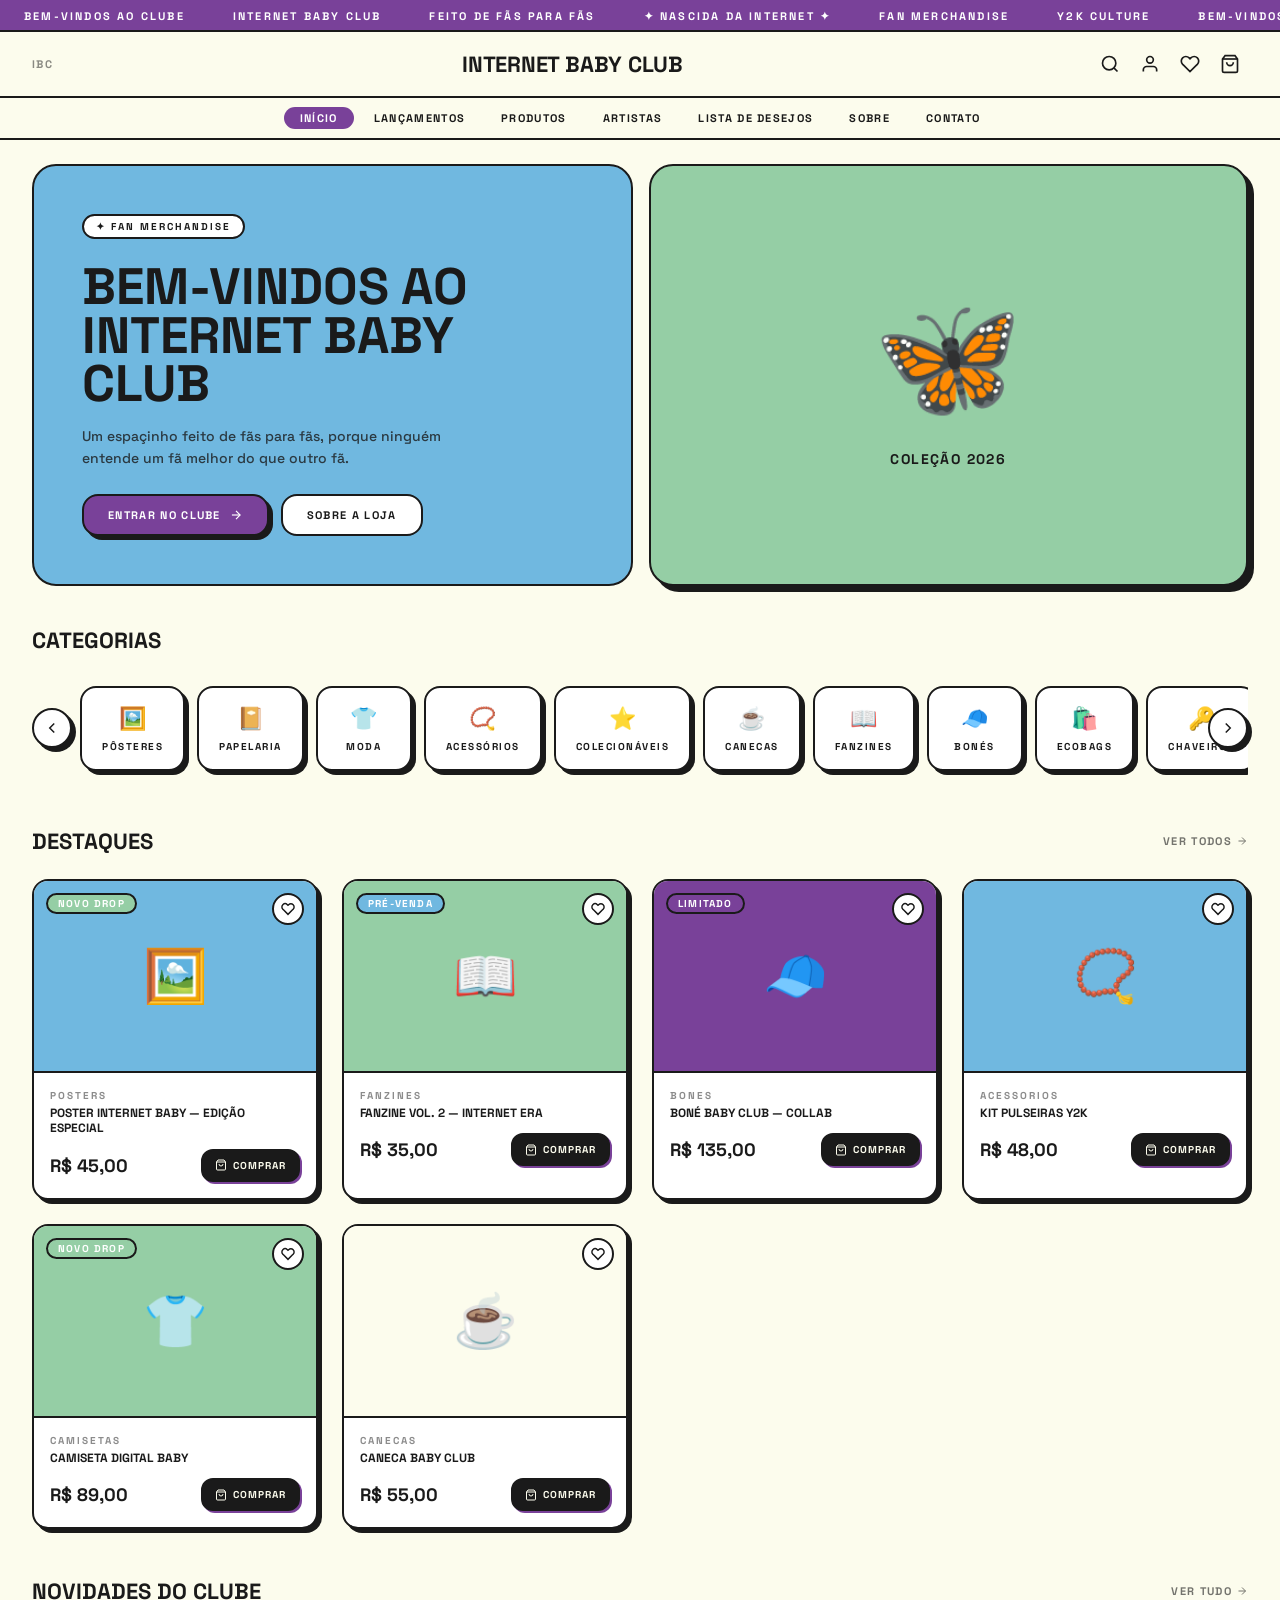
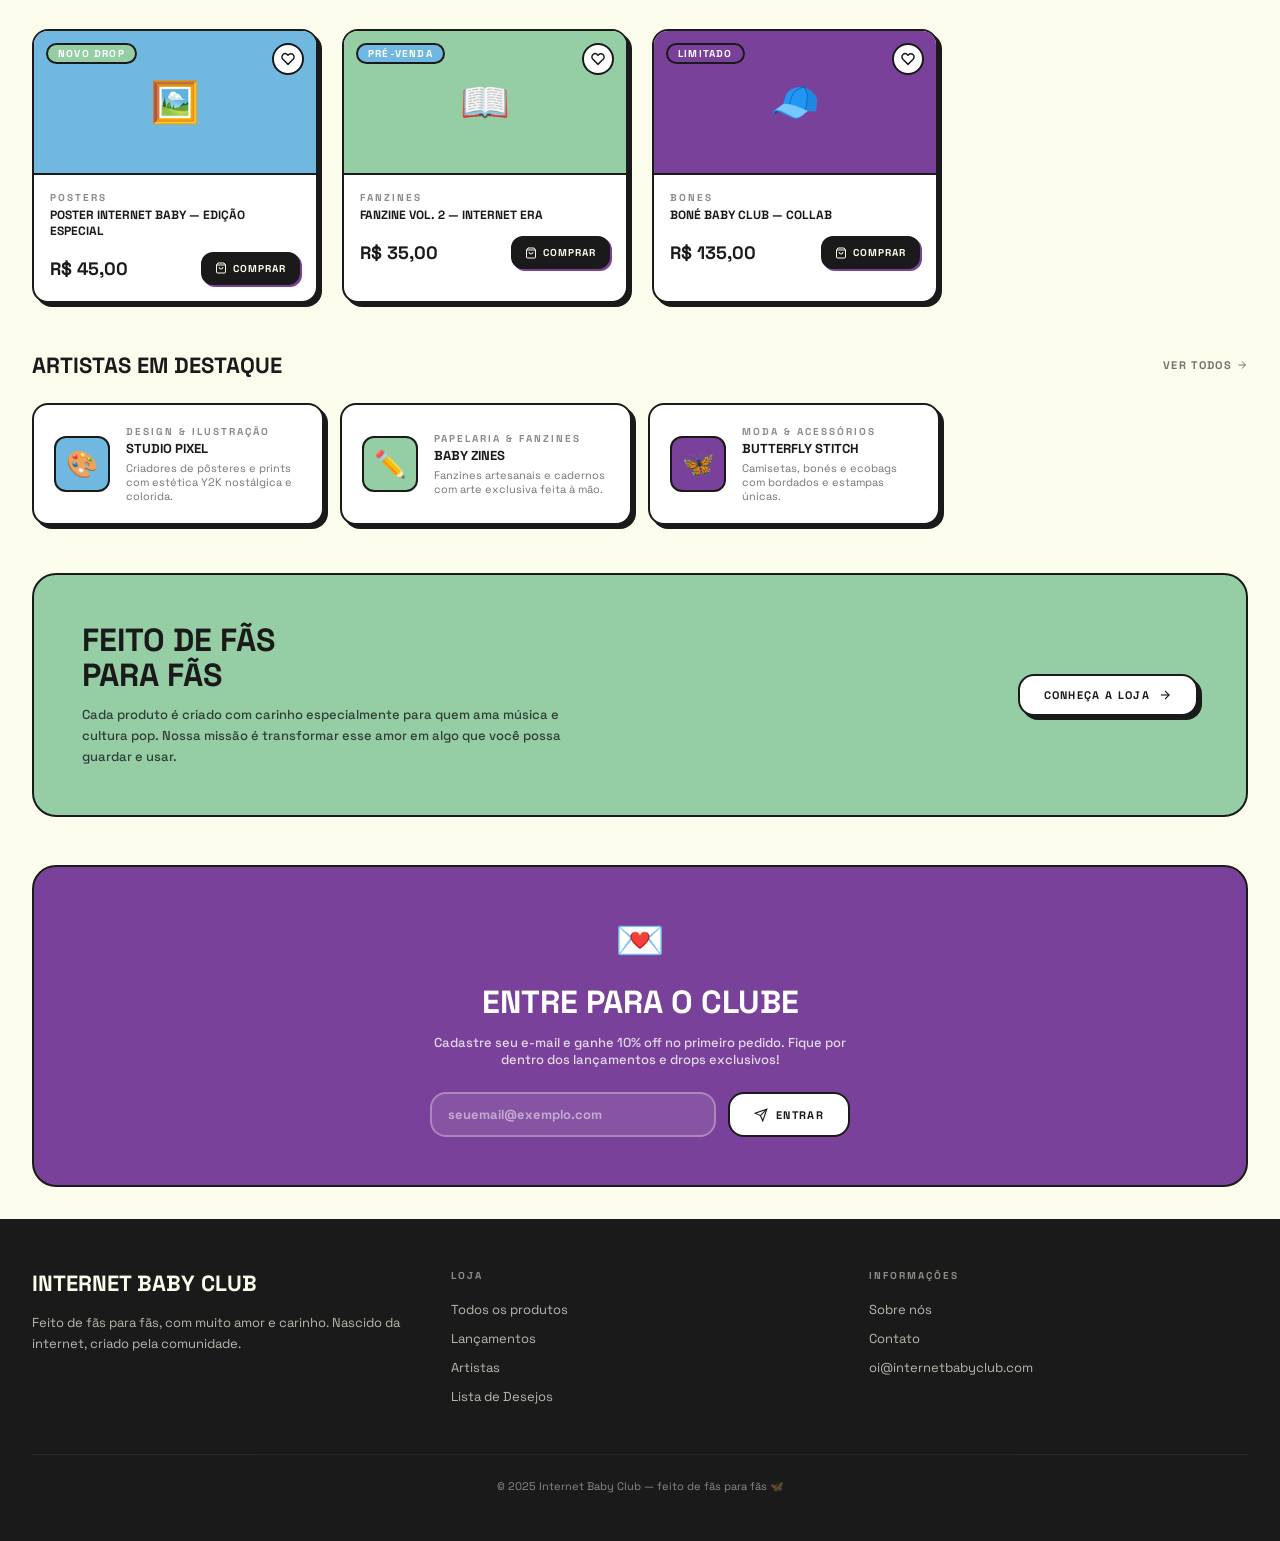
<file: index.html>
<!DOCTYPE html>
<html lang="pt-BR">
<head>
  <meta charset="UTF-8" />
  <meta name="viewport" content="width=device-width, initial-scale=1.0" />
  <title>Internet Baby Club — Início</title>
  <link rel="preconnect" href="https://fonts.googleapis.com" />
  <link rel="preconnect" href="https://fonts.gstatic.com" crossorigin />
  <link href="https://fonts.googleapis.com/css2?family=Space+Grotesk:wght@400;500;600;700&display=swap" rel="stylesheet" />
  <link rel="stylesheet" href="./assets/css/style.css" />
</head>
<body>

<div id="drawers-placeholder"></div>
<div id="navbar-placeholder"></div>

<!-- ═══ HERO ══════════════════════════════════════════════ -->
<section class="hero-section" aria-label="Banner principal">
  <div class="hero-inner max-w">
    <div class="hero-left" id="hero-left">
      <span class="hero-tag">✦ Fan Merchandise</span>
      <h1 class="hero-h1">Bem-vindos ao<br>Internet Baby Club</h1>
      <p class="hero-sub">Um espaçinho feito de fãs para fãs, porque ninguém entende um fã melhor do que outro fã.</p>
      <div class="hero-btns">
        <a href="./pages/produtos.html" class="btn-hero-main">
          Entrar no Clube
          <svg width="14" height="14" viewBox="0 0 24 24" fill="none" stroke="currentColor" stroke-width="2"><line x1="5" y1="12" x2="19" y2="12"/><polyline points="12 5 19 12 12 19"/></svg>
        </a>
        <a href="./pages/sobre.html" class="btn-hero-sec">Sobre a loja</a>
      </div>
    </div>
    <div class="hero-right" id="hero-right">
      <div class="hero-right-content">
        <span class="hero-emoji">🦋</span>
        <p class="hero-collection-label" id="hero-label">Coleção 2026</p>
        <a href="./pages/lancamentos.html" class="hero-cta-btn" id="hero-cta">
          Ver lançamentos
          <svg width="14" height="14" viewBox="0 0 24 24" fill="none" stroke="currentColor" stroke-width="2"><line x1="5" y1="12" x2="19" y2="12"/><polyline points="12 5 19 12 12 19"/></svg>
        </a>
      </div>
    </div>
  </div>
</section>

<!-- ═══ CATEGORIES ════════════════════════════════════════ -->
<section style="padding:16px 32px 32px">
  <div class="max-w">
    <h2 class="section-title" style="margin-bottom:24px">Categorias</h2>
    <div class="cat-scroll-wrap">
      <button class="scroll-btn left" onclick="scrollCats(-1)">
        <svg viewBox="0 0 24 24"><polyline points="15 18 9 12 15 6"/></svg>
      </button>
      <div class="cat-scroll" id="cat-scroll"></div>
      <button class="scroll-btn right" onclick="scrollCats(1)">
        <svg viewBox="0 0 24 24"><polyline points="9 18 15 12 9 6"/></svg>
      </button>
    </div>
  </div>
</section>

<!-- ═══ FEATURED PRODUCTS ═════════════════════════════════ -->
<section style="padding:16px 32px 32px">
  <div class="max-w">
    <div class="section-header">
      <h2 class="section-title">Destaques</h2>
      <a href="./pages/produtos.html" class="see-all">
        Ver todos
        <svg width="12" height="12" viewBox="0 0 24 24" fill="none" stroke="currentColor" stroke-width="2"><line x1="5" y1="12" x2="19" y2="12"/><polyline points="12 5 19 12 12 19"/></svg>
      </a>
    </div>
    <div class="products-grid" id="featured-grid"></div>
  </div>
</section>

<!-- ═══ NEW DROPS ═════════════════════════════════════════ -->
<section style="padding:16px 32px 32px">
  <div class="max-w">
    <div class="section-header">
      <h2 class="section-title">Novidades do Clube</h2>
      <a href="./pages/lancamentos.html" class="see-all">
        Ver tudo
        <svg width="12" height="12" viewBox="0 0 24 24" fill="none" stroke="currentColor" stroke-width="2"><line x1="5" y1="12" x2="19" y2="12"/><polyline points="12 5 19 12 12 19"/></svg>
      </a>
    </div>
    <div class="products-grid" id="newdrops-grid"></div>
  </div>
</section>

<!-- ═══ ARTISTS ═══════════════════════════════════════════ -->
<section style="padding:16px 32px 32px">
  <div class="max-w">
    <div class="section-header">
      <h2 class="section-title">Artistas em Destaque</h2>
      <a href="./pages/artistas.html" class="see-all">
        Ver todos
        <svg width="12" height="12" viewBox="0 0 24 24" fill="none" stroke="currentColor" stroke-width="2"><line x1="5" y1="12" x2="19" y2="12"/><polyline points="12 5 19 12 12 19"/></svg>
      </a>
    </div>
    <div class="artists-grid" id="artists-home-grid"></div>
  </div>
</section>

<!-- ═══ ABOUT STRIP ════════════════════════════════════════ -->
<section style="padding:16px 32px 32px">
  <div class="max-w">
    <div class="about-strip">
      <div>
        <h2>Feito de fãs<br>para fãs</h2>
        <p>Cada produto é criado com carinho especialmente para quem ama música e cultura pop. Nossa missão é transformar esse amor em algo que você possa guardar e usar.</p>
      </div>
      <a href="./pages/sobre.html" class="btn-about">
        Conheça a loja
        <svg width="14" height="14" viewBox="0 0 24 24" fill="none" stroke="currentColor" stroke-width="2"><line x1="5" y1="12" x2="19" y2="12"/><polyline points="12 5 19 12 12 19"/></svg>
      </a>
    </div>
  </div>
</section>

<!-- ═══ NEWSLETTER ═════════════════════════════════════════ -->
<section style="padding:16px 32px 32px">
  <div class="max-w">
    <div class="newsletter-box">
      <div class="nl-emoji">💌</div>
      <h2>Entre para o clube</h2>
      <p>Cadastre seu e-mail e ganhe 10% off no primeiro pedido. Fique por dentro dos lançamentos e drops exclusivos!</p>
      <div id="nl-form-wrap">
        <form class="newsletter-form" onsubmit="handleNewsletter(event)">
          <input class="nl-input" type="email" placeholder="seuemail@exemplo.com" required />
          <button type="submit" class="btn-nl">
            <svg width="14" height="14" viewBox="0 0 24 24" fill="none" stroke="currentColor" stroke-width="2"><line x1="22" y1="2" x2="11" y2="13"/><polygon points="22 2 15 22 11 13 2 9 22 2"/></svg>
            Entrar
          </button>
        </form>
      </div>
    </div>
  </div>
</section>

<div id="footer-placeholder"></div>

<script src="./assets/js/main.js"></script>
<script>
  initPage('home');

  /* Hero hover */
  const heroRight = document.getElementById('hero-right');
  const heroLeft  = document.getElementById('hero-left');
  heroRight.addEventListener('mouseenter', () => {
    heroRight.classList.add('hovered');
    heroLeft.style.flex = '0 0 0%'; heroLeft.style.opacity = '0';
    heroLeft.style.minWidth = '0'; heroLeft.style.padding = '0';
    heroRight.style.flex = '1 1 100%';
    document.getElementById('hero-label').textContent = 'Explore a coleção';
  });
  heroRight.addEventListener('mouseleave', () => {
    heroRight.classList.remove('hovered');
    heroLeft.style.flex = '1 1 50%'; heroLeft.style.opacity = '1';
    heroLeft.style.minWidth = ''; heroLeft.style.padding = '';
    heroRight.style.flex = '1 1 50%';
    document.getElementById('hero-label').textContent = 'Coleção 2025';
  });

  /* Categories */
  function scrollCats(dir) { document.getElementById('cat-scroll').scrollBy({ left: dir * 200, behavior: 'smooth' }); }
  document.getElementById('cat-scroll').innerHTML = CATEGORIES.map(c =>
    `<a class="cat-item" href="./pages/produtos.html?cat=${c.id}">
      <span class="cat-emoji">${c.emoji}</span>
      <span class="cat-name">${c.name}</span>
    </a>`
  ).join('');

  /* Featured */
  document.getElementById('featured-grid').innerHTML = PRODUCTS.slice(0,6).map(p => buildProductCard(p)).join('');

  /* New Drops */
  document.getElementById('newdrops-grid').innerHTML = PRODUCTS.filter(p=>p.isNew).slice(0,3).map(p => buildProductCard(p,true)).join('');

  /* Artists */
  document.getElementById('artists-home-grid').innerHTML = ARTISTS.slice(0,3).map(a =>
    `<div class="artist-card" onclick="location.href='./pages/artistas.html?artist=${a.id}'">
      <div class="artist-avatar" style="background:${COLOR_MAP[a.color]||'var(--ibc-cream)'}">${a.emoji}</div>
      <div>
        <div class="artist-tag">${a.tag}</div>
        <div class="artist-name">${a.name}</div>
        <div class="artist-desc">${a.desc}</div>
      </div>
    </div>`
  ).join('');
</script>
</body>
</html>
</file>
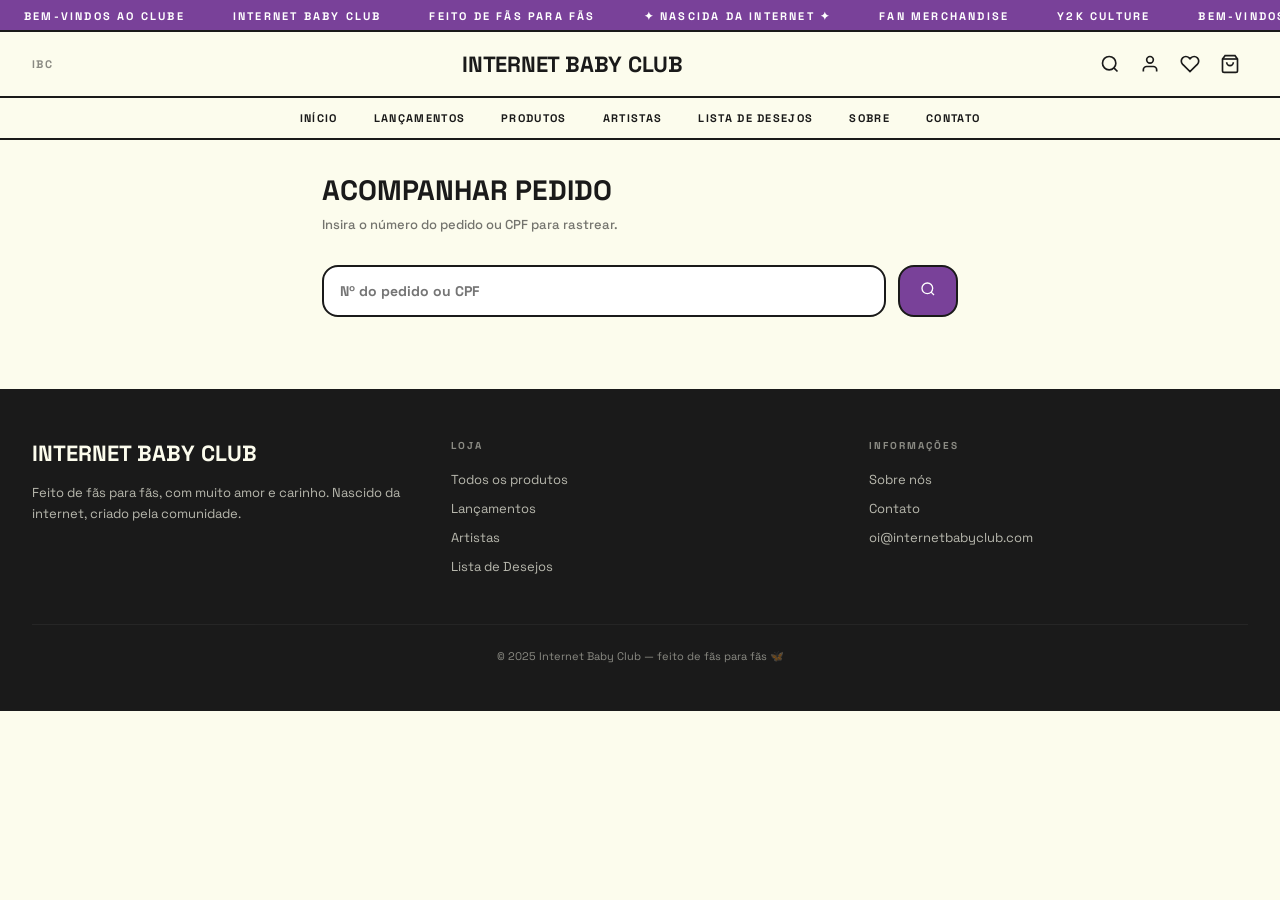
<file: pages/acompanhar-pedido.html>
<!DOCTYPE html>
<html lang="pt-BR">
<head>
  <meta charset="UTF-8" />
  <meta name="viewport" content="width=device-width, initial-scale=1.0" />
  <title>Acompanhar Pedido — Internet Baby Club</title>
  <link rel="preconnect" href="https://fonts.googleapis.com" />
  <link href="https://fonts.googleapis.com/css2?family=Space+Grotesk:wght@400;500;600;700&display=swap" rel="stylesheet" />
  <link rel="stylesheet" href="../assets/css/style.css" />
</head>
<body>

<div id="drawers-placeholder"></div>
<div id="navbar-placeholder"></div>

<div class="tracking-wrap">
  <h1 class="page-title">Acompanhar Pedido</h1>
  <p class="page-sub" style="margin-bottom:32px">Insira o número do pedido ou CPF para rastrear.</p>

  <form class="tracking-form" onsubmit="trackOrder(event)">
    <input class="tracking-input" type="text" id="tracking-input" placeholder="Nº do pedido ou CPF" />
    <button type="submit" class="btn-track">
      <svg width="16" height="16" viewBox="0 0 24 24" fill="none" stroke="currentColor" stroke-width="2"><circle cx="11" cy="11" r="8"/><line x1="21" y1="21" x2="16.65" y2="16.65"/></svg>
    </button>
  </form>

  <div id="tracking-result"></div>
</div>

<div id="footer-placeholder"></div>

<script src="../assets/js/main.js"></script>
<script>
  initPage('');

  const STEPS = [
    { label:"Confirmado",   emoji:"✅", date:"19/05/2025 - 14:32", desc:"Pedido recebido com sucesso!", active:true },
    { label:"Em separação", emoji:"📦", date:"19/05/2025 - 16:00", desc:"Seus produtos estão sendo separados.", active:true },
    { label:"Enviado",      emoji:"🚚", date:"20/05/2025 - 09:15", desc:"Pacote entregue à transportadora.", active:true },
    { label:"A caminho",    emoji:"📍", date:"",                   desc:"Em trânsito para o destino.", active:false },
    { label:"Entregue",     emoji:"🎉", date:"",                   desc:"Pedido entregue!", active:false },
  ];

  function trackOrder(e) {
    e.preventDefault();
    const q = document.getElementById('tracking-input').value.trim();
    if (!q) return;
    document.getElementById('tracking-result').innerHTML = `
      <div class="tracking-box">
        <h2 style="font-size:13px;font-weight:700;text-transform:uppercase;margin-bottom:24px">Status do pedido #${q}</h2>
        <div class="tracking-steps">
          <div class="tracking-line"></div>
          ${STEPS.map(s => `
            <div class="tracking-step ${s.active?'':'step-inactive'}">
              <div class="step-dot ${s.active?'active':'inactive'}">${s.emoji}</div>
              <div class="step-label">${s.label}</div>
              ${s.date ? `<div class="step-date">${s.date}</div>` : ''}
              <div class="step-desc">${s.desc}</div>
            </div>`).join('')}
        </div>
      </div>`;
  }
</script>
</body>
</html>
</file>
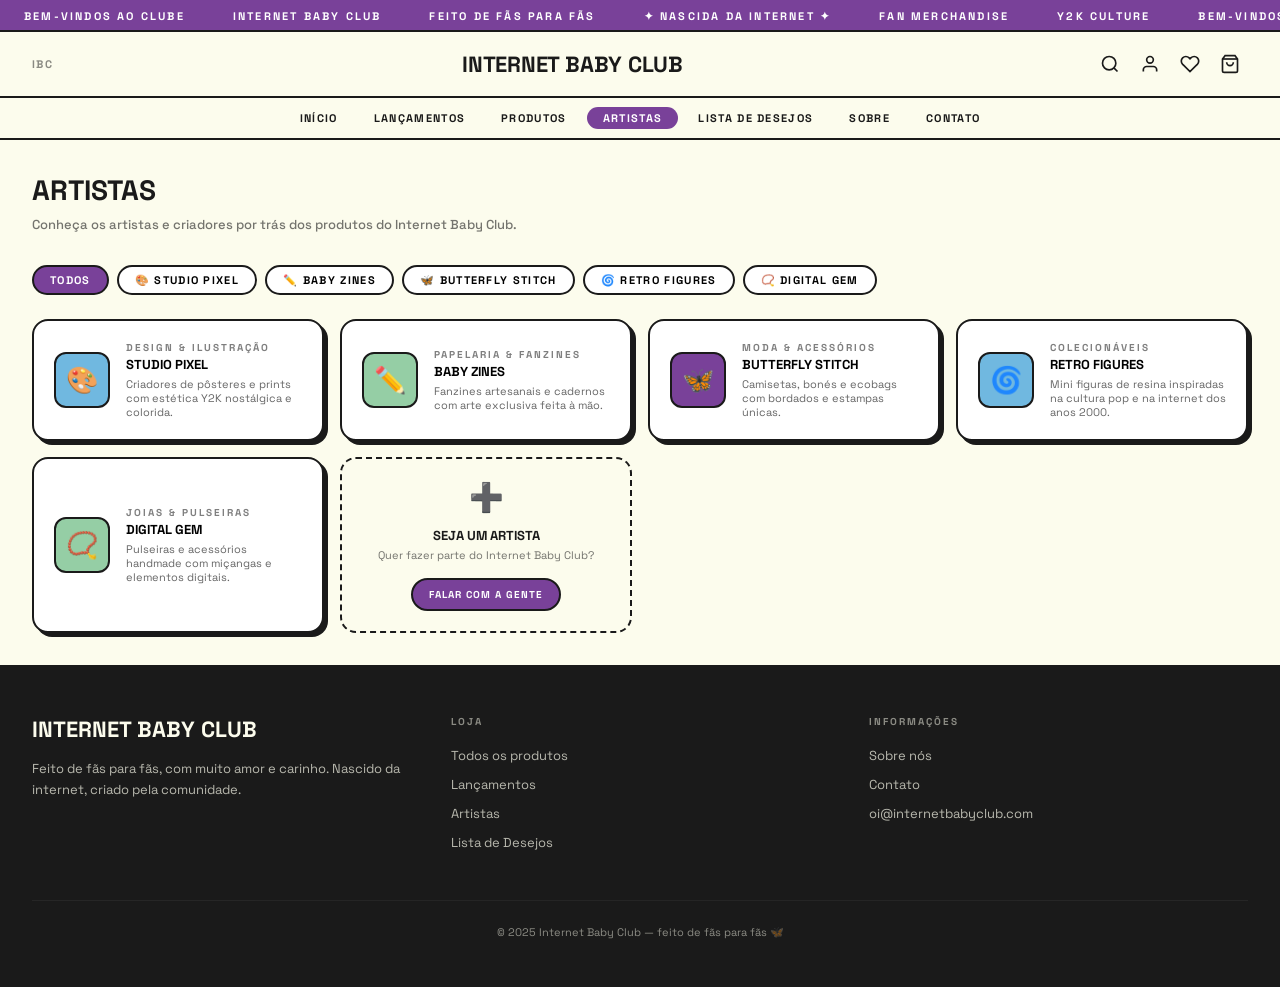
<file: pages/artistas.html>
<!DOCTYPE html>
<html lang="pt-BR">
<head>
  <meta charset="UTF-8" />
  <meta name="viewport" content="width=device-width, initial-scale=1.0" />
  <title>Artistas — Internet Baby Club</title>
  <link rel="preconnect" href="https://fonts.googleapis.com" />
  <link href="https://fonts.googleapis.com/css2?family=Space+Grotesk:wght@400;500;600;700&display=swap" rel="stylesheet" />
  <link rel="stylesheet" href="../assets/css/style.css" />
</head>
<body>

<div id="drawers-placeholder"></div>
<div id="navbar-placeholder"></div>

<div class="page-wrap">
  <h1 class="page-title">Artistas</h1>
  <p class="page-sub">Conheça os artistas e criadores por trás dos produtos do Internet Baby Club.</p>

  <div class="filter-tabs" id="artist-tabs"></div>

  <div id="artist-detail-wrap"></div>
  <div id="artists-content"></div>
</div>

<div id="footer-placeholder"></div>

<script src="../assets/js/main.js"></script>
<script>
  initPage('artistas');

  const params = new URLSearchParams(window.location.search);
  let selectedArtist = params.get('artist') || null;

  function renderArtistPage() {
    // Tabs
    document.getElementById('artist-tabs').innerHTML =
      `<button class="filter-tab${!selectedArtist?' active':''}" onclick="selectArtist(null)">Todos</button>` +
      ARTISTS.map(a =>
        `<button class="filter-tab${selectedArtist===a.id?' active':''}" onclick="selectArtist('${a.id}')">${a.emoji} ${a.name}</button>`
      ).join('');

    // Detail
    const detailWrap = document.getElementById('artist-detail-wrap');
    const current = ARTISTS.find(a => a.id === selectedArtist);
    if (current) {
      const bg = COLOR_MAP[current.color] || 'var(--ibc-cream)';
      detailWrap.innerHTML = `
        <div class="artist-detail" style="background:${bg}">
          <div class="artist-detail-avatar">${current.emoji}</div>
          <div>
            <div class="artist-tag">${current.tag}</div>
            <h2 style="font-size:24px;font-weight:700;text-transform:uppercase;margin:4px 0 8px">${current.name}</h2>
            <p style="font-size:13px;font-weight:500;opacity:.8;max-width:500px">${current.desc}</p>
          </div>
        </div>`;
    } else {
      detailWrap.innerHTML = '';
    }

    // Content
    const content = document.getElementById('artists-content');
    if (selectedArtist && current) {
      const prods = PRODUCTS.filter(p => p.artist === selectedArtist);
      content.innerHTML = `<h3 style="font-size:16px;font-weight:700;text-transform:uppercase;margin-bottom:20px">Produtos de ${current.name}</h3>` +
        (prods.length
          ? `<div class="products-grid">${prods.map(p=>buildProductCard(p,true)).join('')}</div>`
          : `<p style="font-size:13px;opacity:.6">Nenhum produto encontrado para este artista.</p>`);
    } else {
      content.innerHTML = `
        <div class="artists-grid">
          ${ARTISTS.map(a => `
            <button class="artist-card" onclick="selectArtist('${a.id}')">
              <div class="artist-avatar" style="background:${COLOR_MAP[a.color]||'var(--ibc-cream)'}">
                ${a.emoji}
              </div>
              <div>
                <div class="artist-tag">${a.tag}</div>
                <div class="artist-name">${a.name}</div>
                <div class="artist-desc">${a.desc}</div>
              </div>
            </button>`).join('')}
          <div class="artist-cta-card">
            <div class="cta-emoji">➕</div>
            <div class="artist-cta-title">Seja um artista</div>
            <div class="artist-cta-sub">Quer fazer parte do Internet Baby Club?</div>
            <a href="./contato.html" class="btn-artist-cta">Falar com a gente</a>
          </div>
        </div>`;
    }
  }

  function selectArtist(id) {
    selectedArtist = id;
    renderArtistPage();
    window.history.replaceState({}, '', id ? `?artist=${id}` : window.location.pathname);
  }

  renderArtistPage();
</script>
</body>
</html>
</file>
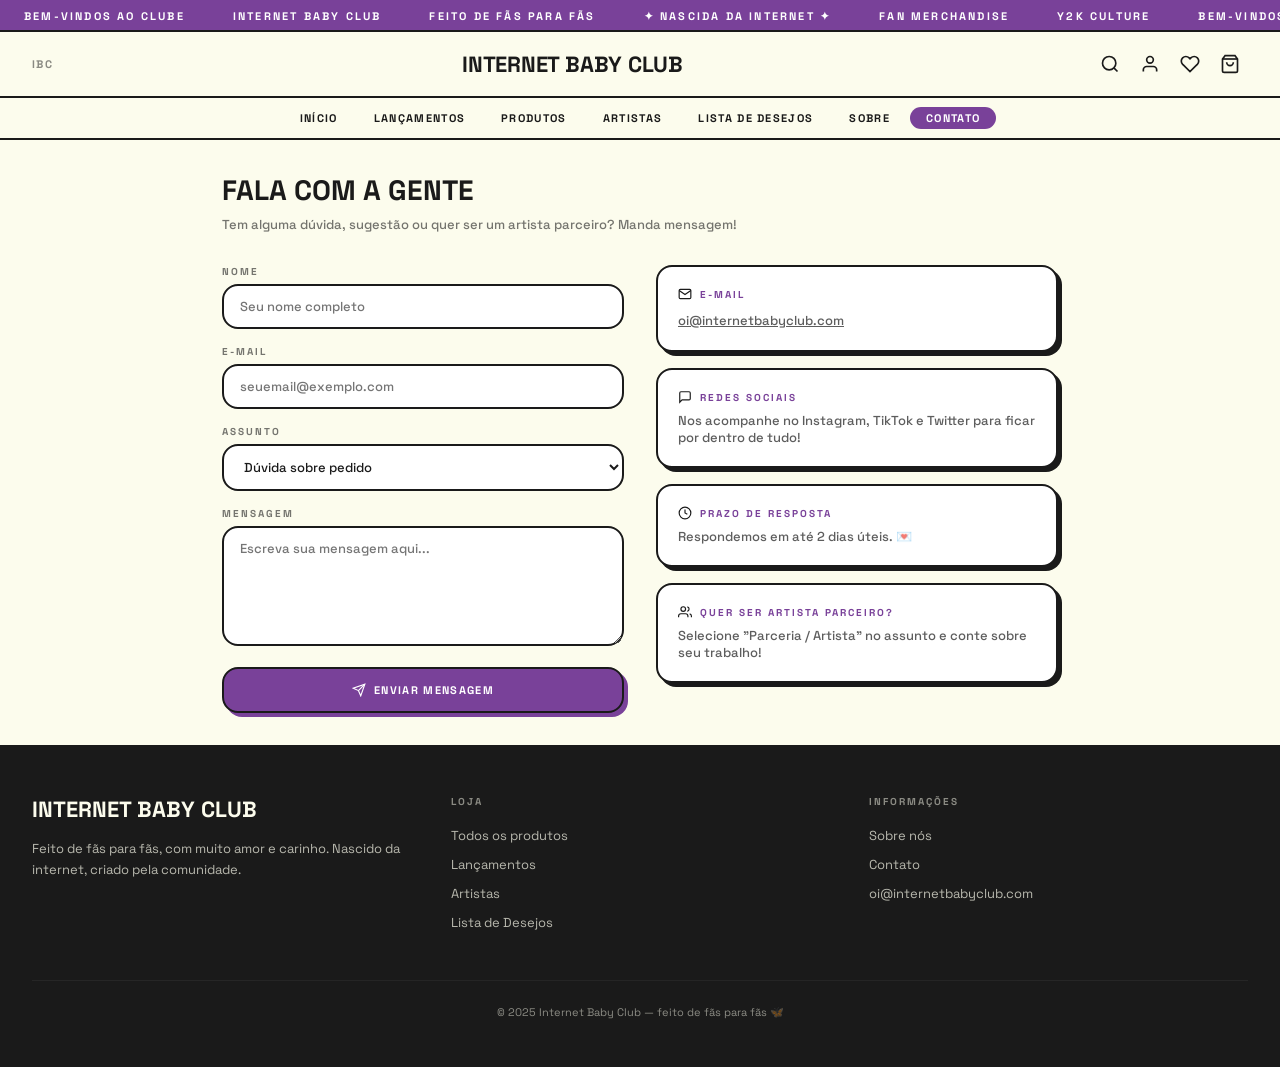
<file: pages/contato.html>
<!DOCTYPE html>
<html lang="pt-BR">
<head>
  <meta charset="UTF-8" />
  <meta name="viewport" content="width=device-width, initial-scale=1.0" />
  <title>Contato — Internet Baby Club</title>
  <link rel="preconnect" href="https://fonts.googleapis.com" />
  <link href="https://fonts.googleapis.com/css2?family=Space+Grotesk:wght@400;500;600;700&display=swap" rel="stylesheet" />
  <link rel="stylesheet" href="../assets/css/style.css" />
</head>
<body>

<div id="drawers-placeholder"></div>
<div id="navbar-placeholder"></div>

<div class="page-wrap-sm">
  <h1 class="page-title">Fala com a gente</h1>
  <p class="page-sub">Tem alguma dúvida, sugestão ou quer ser um artista parceiro? Manda mensagem!</p>

  <div class="contato-grid">
    <!-- Form -->
    <div>
      <div id="form-area">
        <form onsubmit="handleContato(event)">
          <label class="form-label" for="ct-nome">Nome</label>
          <input class="form-input" type="text" id="ct-nome" required placeholder="Seu nome completo" />

          <label class="form-label" for="ct-email">E-mail</label>
          <input class="form-input" type="email" id="ct-email" required placeholder="seuemail@exemplo.com" />

          <label class="form-label" for="ct-assunto">Assunto</label>
          <select class="form-input" id="ct-assunto">
            <option>Dúvida sobre pedido</option>
            <option>Parceria / Artista</option>
            <option>Sugestão</option>
            <option>Outro</option>
          </select>

          <label class="form-label" for="ct-msg">Mensagem</label>
          <textarea class="form-input form-textarea" id="ct-msg" required placeholder="Escreva sua mensagem aqui..."></textarea>

          <button type="submit" class="btn-form">
            <svg width="14" height="14" viewBox="0 0 24 24" fill="none" stroke="currentColor" stroke-width="2"><line x1="22" y1="2" x2="11" y2="13"/><polygon points="22 2 15 22 11 13 2 9 22 2"/></svg>
            Enviar mensagem
          </button>
        </form>
      </div>
    </div>

    <!-- Info cards -->
    <div>
      <div class="info-card">
        <div class="info-card-header">
          <svg width="14" height="14" viewBox="0 0 24 24" fill="none" stroke="currentColor" stroke-width="2"><path d="M4 4h16c1.1 0 2 .9 2 2v12c0 1.1-.9 2-2 2H4c-1.1 0-2-.9-2-2V6c0-1.1.9-2 2-2z"/><polyline points="22,6 12,13 2,6"/></svg>
          <span class="info-card-title">E-mail</span>
        </div>
        <a href="mailto:oi@internetbabyclub.com">oi@internetbabyclub.com</a>
      </div>
      <div class="info-card">
        <div class="info-card-header">
          <svg width="14" height="14" viewBox="0 0 24 24" fill="none" stroke="currentColor" stroke-width="2"><path d="M21 15a2 2 0 0 1-2 2H7l-4 4V5a2 2 0 0 1 2-2h14a2 2 0 0 1 2 2z"/></svg>
          <span class="info-card-title">Redes Sociais</span>
        </div>
        <p>Nos acompanhe no Instagram, TikTok e Twitter para ficar por dentro de tudo!</p>
      </div>
      <div class="info-card">
        <div class="info-card-header">
          <svg width="14" height="14" viewBox="0 0 24 24" fill="none" stroke="currentColor" stroke-width="2"><circle cx="12" cy="12" r="10"/><polyline points="12 6 12 12 16 14"/></svg>
          <span class="info-card-title">Prazo de resposta</span>
        </div>
        <p>Respondemos em até 2 dias úteis. 💌</p>
      </div>
      <div class="info-card">
        <div class="info-card-header">
          <svg width="14" height="14" viewBox="0 0 24 24" fill="none" stroke="currentColor" stroke-width="2"><path d="M17 21v-2a4 4 0 0 0-4-4H5a4 4 0 0 0-4 4v2"/><circle cx="9" cy="7" r="4"/><path d="M23 21v-2a4 4 0 0 0-3-3.87"/><path d="M16 3.13a4 4 0 0 1 0 7.75"/></svg>
          <span class="info-card-title">Quer ser artista parceiro?</span>
        </div>
        <p>Selecione "Parceria / Artista" no assunto e conte sobre seu trabalho!</p>
      </div>
    </div>
  </div>
</div>

<div id="footer-placeholder"></div>

<script src="../assets/js/main.js"></script>
<script>
  initPage('contato');
  function handleContato(e) {
    e.preventDefault();
    document.getElementById('form-area').innerHTML = `
      <div class="sent-box">
        <div style="font-size:48px;margin-bottom:16px">💌</div>
        <h2 style="font-size:18px;font-weight:700;text-transform:uppercase;margin-bottom:8px">Mensagem enviada!</h2>
        <p style="font-size:13px;font-weight:500;opacity:.8">Em breve entraremos em contato.</p>
      </div>`;
  }
</script>
</body>
</html>
</file>
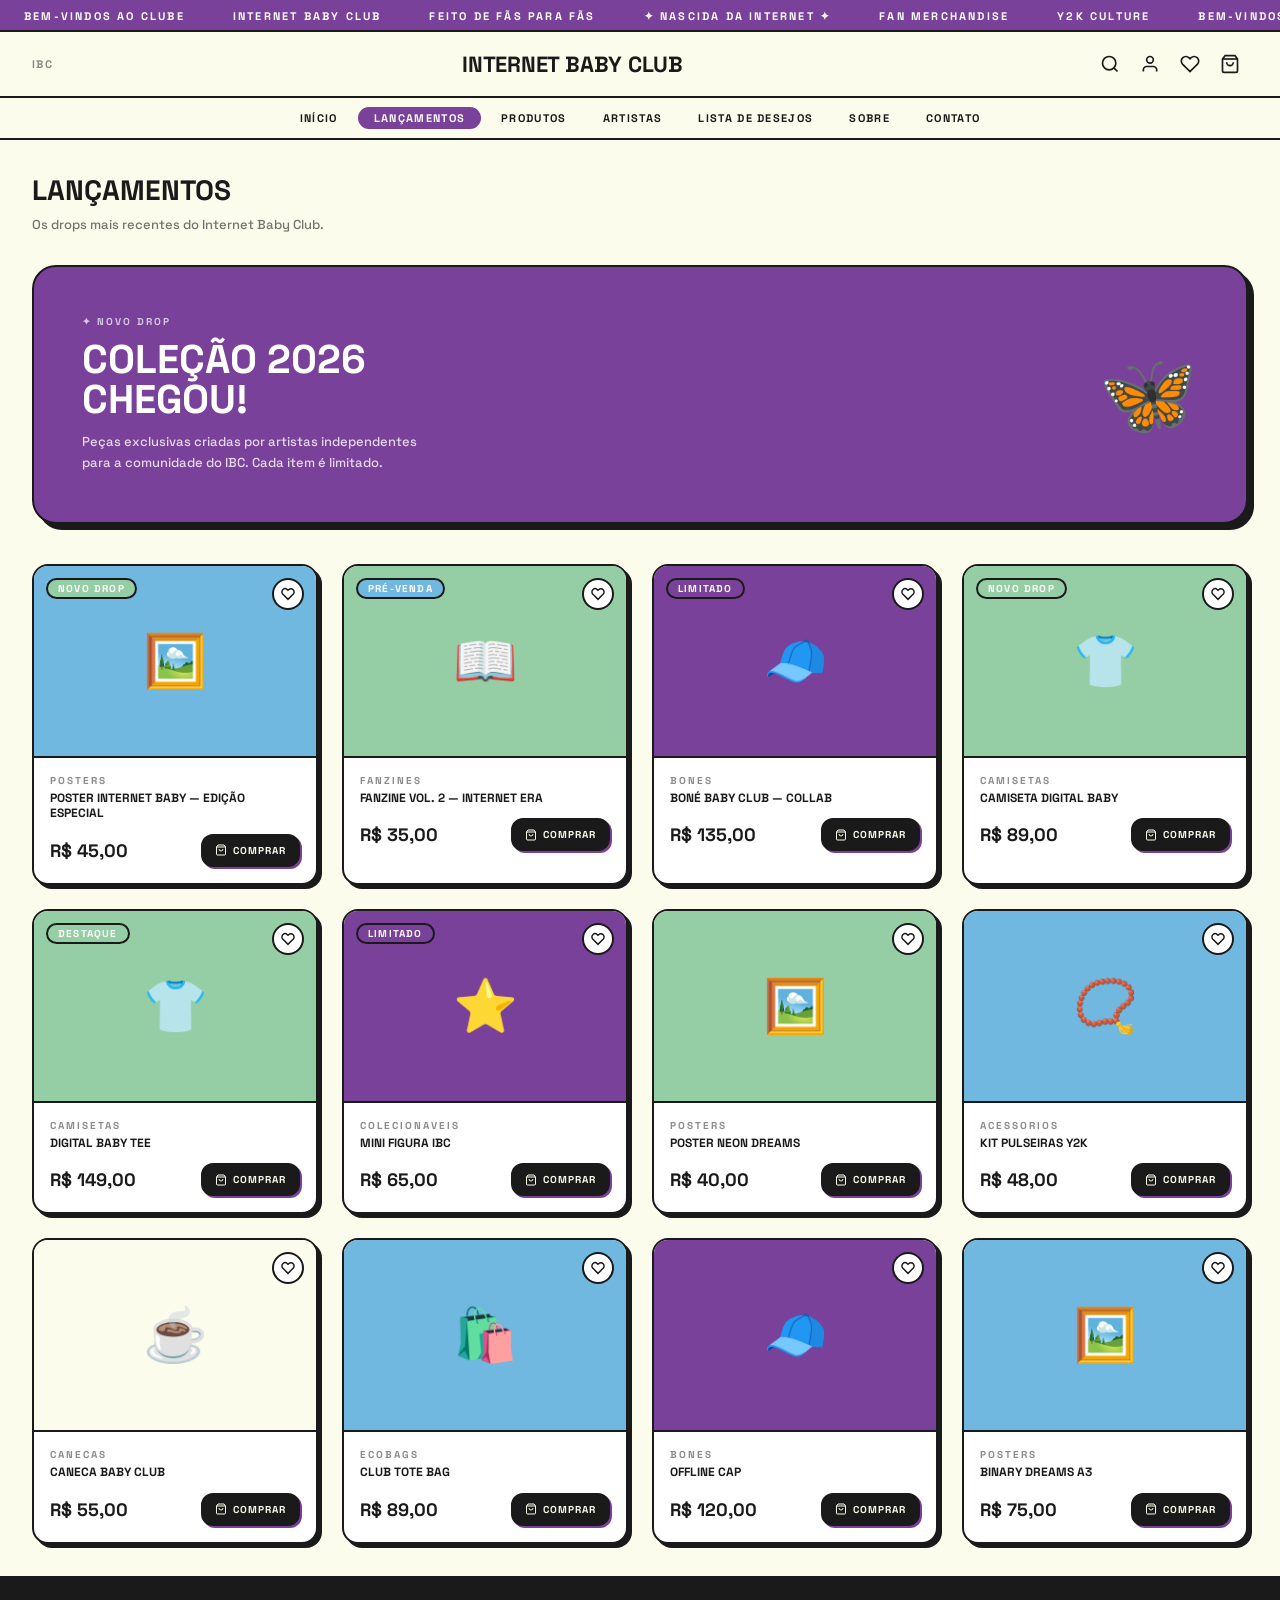
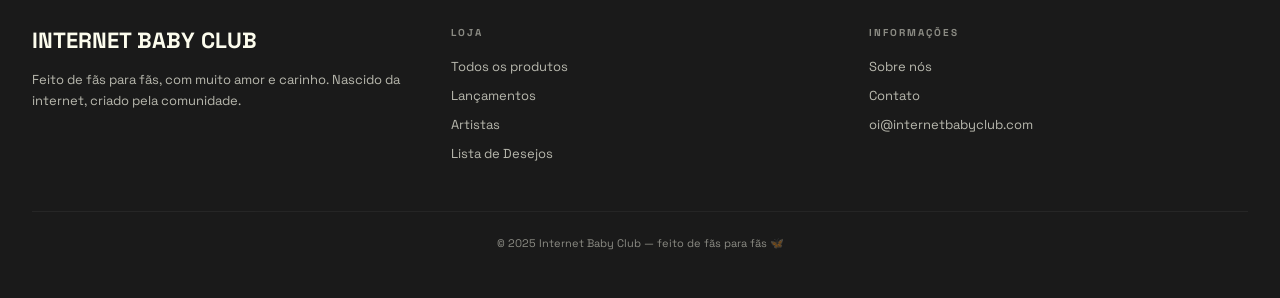
<file: pages/lancamentos.html>
<!DOCTYPE html>
<html lang="pt-BR">
<head>
  <meta charset="UTF-8" />
  <meta name="viewport" content="width=device-width, initial-scale=1.0" />
  <title>Lançamentos — Internet Baby Club</title>
  <link rel="preconnect" href="https://fonts.googleapis.com" />
  <link href="https://fonts.googleapis.com/css2?family=Space+Grotesk:wght@400;500;600;700&display=swap" rel="stylesheet" />
  <link rel="stylesheet" href="../assets/css/style.css" />
</head>
<body>

<div id="drawers-placeholder"></div>
<div id="navbar-placeholder"></div>

<div class="page-wrap">
  <div style="margin-bottom:32px">
    <h1 class="page-title">Lançamentos</h1>
    <p class="page-sub">Os drops mais recentes do Internet Baby Club.</p>
  </div>

  <!-- Hero drop banner -->
  <div style="border:2px solid var(--fg);border-radius:24px;background:var(--ibc-purple);color:#fff;padding:48px;margin-bottom:40px;display:flex;align-items:center;justify-content:space-between;gap:24px;flex-wrap:wrap;box-shadow:6px 6px 0 var(--fg)">
    <div>
      <span style="font-size:10px;font-weight:700;text-transform:uppercase;letter-spacing:.2em;opacity:.7;display:block;margin-bottom:12px">✦ Novo Drop</span>
      <h2 style="font-size:clamp(24px,4vw,40px);font-weight:700;text-transform:uppercase;line-height:1;margin-bottom:12px">Coleção 2026<br>Chegou!</h2>
      <p style="font-size:13px;font-weight:500;opacity:.8;max-width:360px;line-height:1.6">Peças exclusivas criadas por artistas independentes para a comunidade do IBC. Cada item é limitado.</p>
    </div>
    <div style="font-size:80px">🦋</div>
  </div>

  <div class="products-grid" id="new-grid"></div>
</div>

<div id="footer-placeholder"></div>

<script src="../assets/js/main.js"></script>
<script>
  initPage('lancamentos');
  const newProds = [...PRODUCTS.filter(p=>p.isNew), ...PRODUCTS.filter(p=>!p.isNew)].slice(0,12);
  document.getElementById('new-grid').innerHTML = newProds.map(p => buildProductCard(p)).join('');
</script>
</body>
</html>
</file>
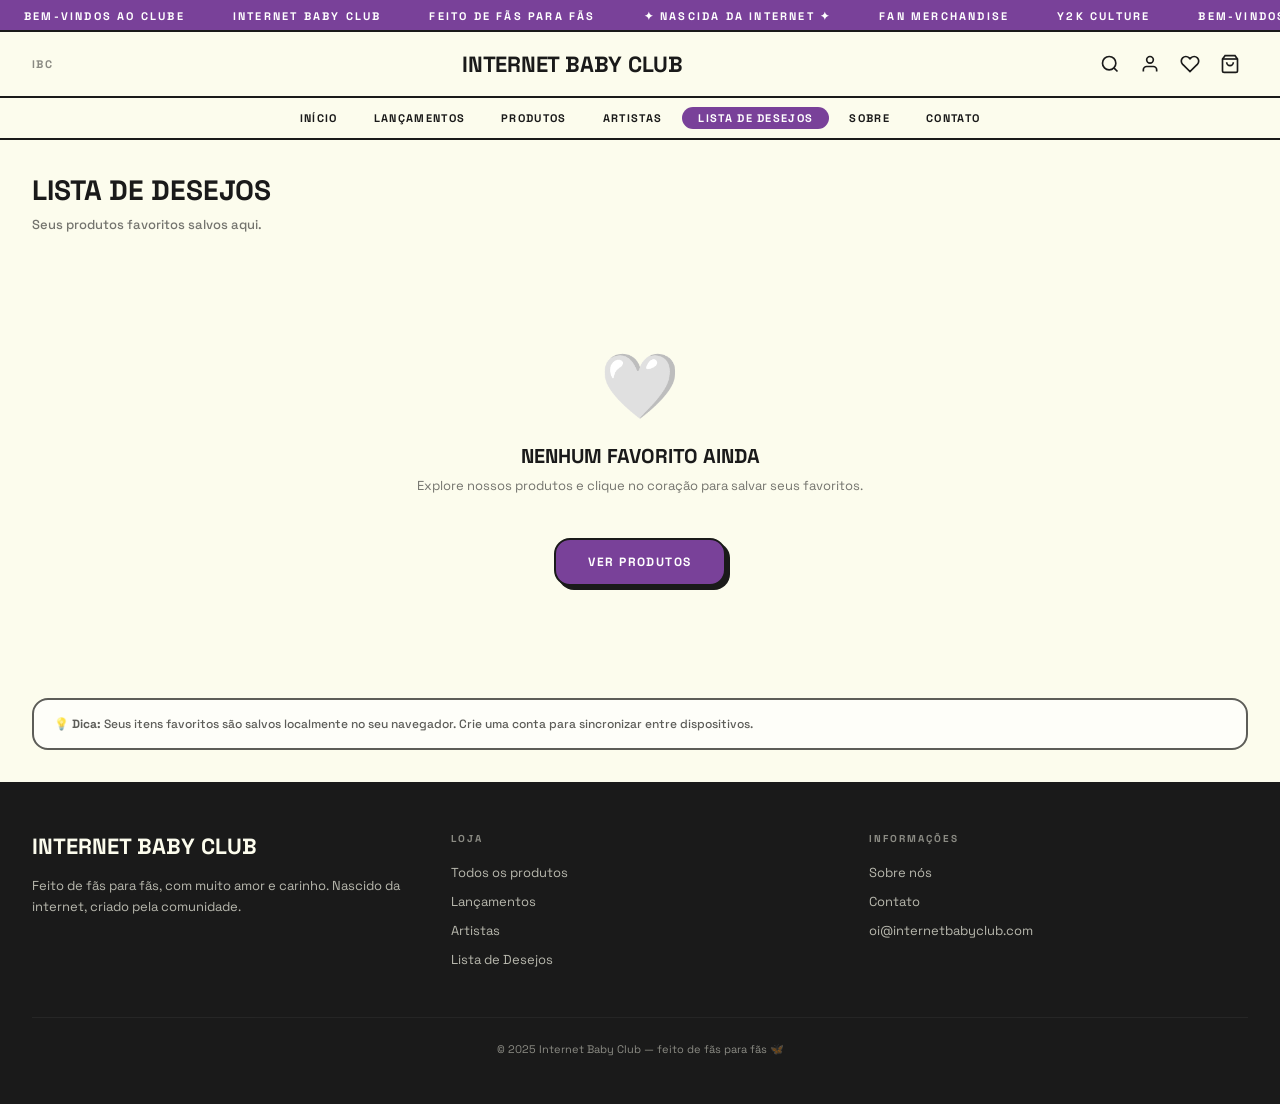
<file: pages/lista-de-desejos.html>
<!DOCTYPE html>
<html lang="pt-BR">
<head>
  <meta charset="UTF-8" />
  <meta name="viewport" content="width=device-width, initial-scale=1.0" />
  <title>Lista de Desejos — Internet Baby Club</title>
  <link rel="preconnect" href="https://fonts.googleapis.com" />
  <link href="https://fonts.googleapis.com/css2?family=Space+Grotesk:wght@400;500;600;700&display=swap" rel="stylesheet" />
  <link rel="stylesheet" href="../assets/css/style.css" />
</head>
<body>

<div id="drawers-placeholder"></div>
<div id="navbar-placeholder"></div>

<div class="page-wrap">
  <h1 class="page-title">Lista de Desejos</h1>
  <p class="page-sub">Seus produtos favoritos salvos aqui.</p>
  <div id="wishlist-page-content"></div>
  <div class="wishlist-tip">
    💡 <strong>Dica:</strong> Seus itens favoritos são salvos localmente no seu navegador. Crie uma conta para sincronizar entre dispositivos.
  </div>
</div>

<div id="footer-placeholder"></div>

<script src="../assets/js/main.js"></script>
<script>
  initPage('lista-de-desejos');

  window.renderWishlistPage = function renderWishlistPage() {
    const el = document.getElementById('wishlist-page-content');
    if (!el) return;
    if (wishlist.length === 0) {
      el.innerHTML = `
        <div class="empty-state">
          <div class="empty-emoji">🤍</div>
          <h2>Nenhum favorito ainda</h2>
          <p>Explore nossos produtos e clique no coração para salvar seus favoritos.</p>
          <a href="./produtos.html" class="btn-checkout" style="display:inline-block;width:auto;padding:14px 32px">Ver Produtos</a>
        </div>`;
    } else {
      el.innerHTML = `<div class="products-grid">${wishlist.map(p => buildProductCard(p)).join('')}</div>`;
    }
  }

  renderWishlistPage();
</script>
</body>
</html>
</file>
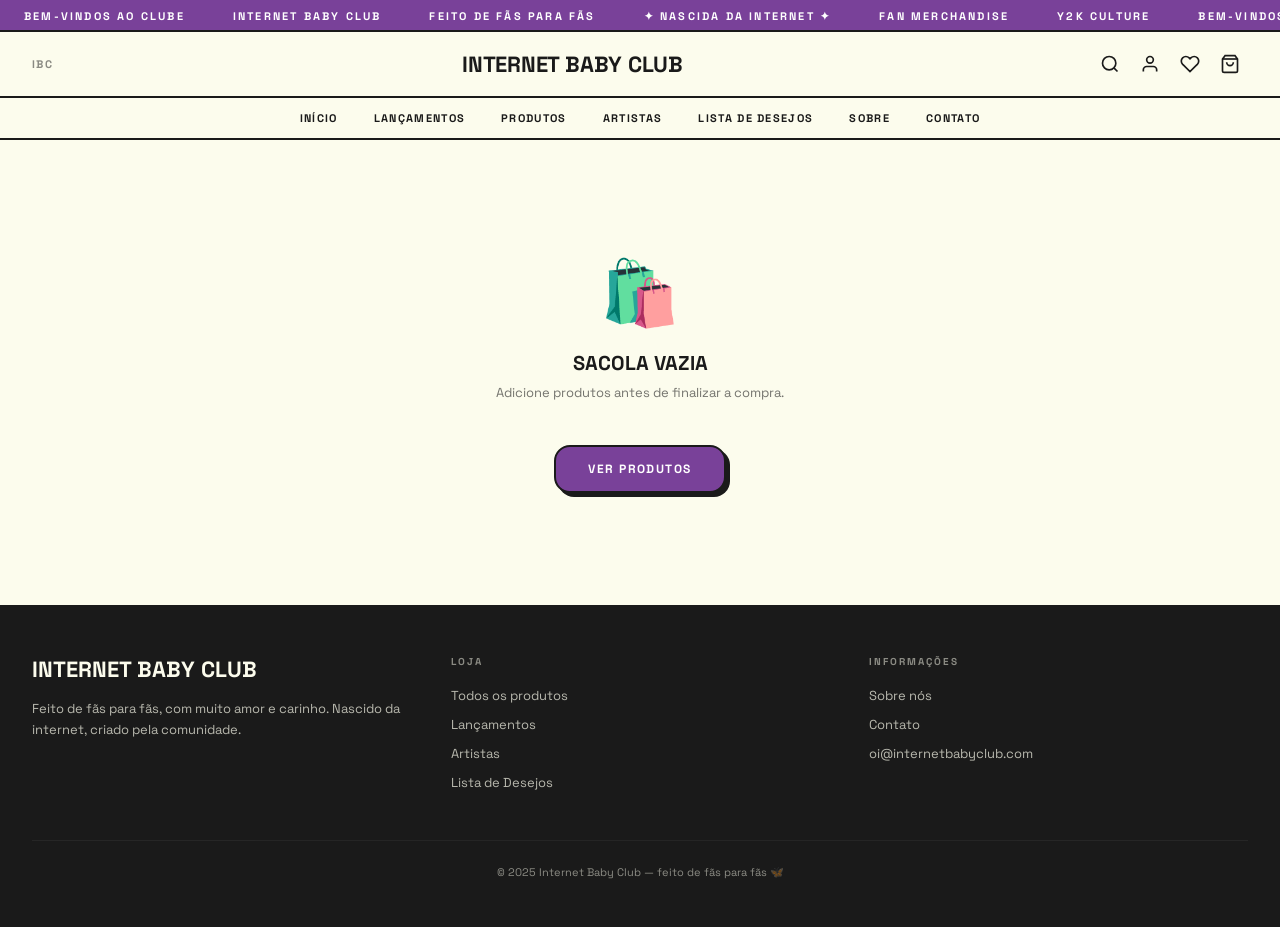
<file: pages/pagamentos.html>
<!DOCTYPE html>
<html lang="pt-BR">
<head>
  <meta charset="UTF-8" />
  <meta name="viewport" content="width=device-width, initial-scale=1.0" />
  <title>Pagamento — Internet Baby Club</title>
  <link rel="preconnect" href="https://fonts.googleapis.com" />
  <link href="https://fonts.googleapis.com/css2?family=Space+Grotesk:wght@400;500;600;700&display=swap" rel="stylesheet" />
  <link rel="stylesheet" href="../assets/css/style.css" />
</head>
<body>

<div id="drawers-placeholder"></div>
<div id="navbar-placeholder"></div>

<div class="page-wrap" id="pagamento-wrap"></div>

<div id="footer-placeholder"></div>

<script src="../assets/js/main.js"></script>
<script>
  initPage('');

  const PAY_METHODS = [
    { id:'pix',    emoji:'📱', label:'PIX' },
    { id:'cartao', emoji:'💳', label:'Cartão' },
    { id:'boleto', emoji:'📄', label:'Boleto' },
  ];

  let selectedPay = 'pix';
  let confirmed = false;

  function renderPagamento() {
    const wrap = document.getElementById('pagamento-wrap');

    if (cart.length === 0 && !confirmed) {
      wrap.innerHTML = `
        <div class="empty-state">
          <div class="empty-emoji">🛍️</div>
          <h2>Sacola vazia</h2>
          <p>Adicione produtos antes de finalizar a compra.</p>
          <a href="./produtos.html" class="btn-checkout" style="display:inline-block;width:auto;padding:14px 32px">Ver Produtos</a>
        </div>`;
      return;
    }

    if (confirmed) {
      wrap.innerHTML = `
        <div class="empty-state">
          <div class="empty-emoji">✅</div>
          <h2>Pedido Confirmado!</h2>
          <p>Obrigado pela compra! Você receberá um e-mail de confirmação em breve.</p>
          <a href="../index.html" class="btn-checkout" style="display:inline-block;width:auto;padding:14px 32px">Voltar ao início</a>
        </div>`;
      return;
    }

    const orderItems = cart.map(i => `
      <div class="order-item-row">
        <div class="order-item-emoji">${i.emoji}</div>
        <div class="order-item-info">
          <div class="order-item-name">${i.name} × ${i.qty}</div>
        </div>
        <div class="order-item-price">R$ ${(i.price*i.qty).toFixed(2).replace('.',',')}</div>
      </div>`).join('');

    const payExtra = selectedPay === 'pix' ? `
      <div class="pix-box">
        <div style="font-size:14px;font-weight:700;text-transform:uppercase;margin-bottom:8px">Chave PIX</div>
        <div class="pix-code">oi@internetbabyclub.com</div>
        <div style="font-size:12px;opacity:.7">Copie a chave acima e realize o pagamento no seu banco.</div>
      </div>` :
      selectedPay === 'cartao' ? `
      <div style="margin-top:16px">
        <input class="form-input" type="text" placeholder="Número do cartão" style="margin-bottom:12px" />
        <div style="display:grid;grid-template-columns:1fr 1fr;gap:12px">
          <input class="form-input" type="text" placeholder="Validade MM/AA" style="margin-bottom:0" />
          <input class="form-input" type="text" placeholder="CVV" style="margin-bottom:0" />
        </div>
      </div>` :
      `<div style="margin-top:16px;padding:16px;background:var(--muted);border-radius:var(--radius);font-size:13px;font-weight:500;opacity:.7">O boleto será enviado para seu e-mail em até 5 minutos.</div>`;

    const payMethodsHtml = PAY_METHODS.map(m => `
      <div class="pay-method${selectedPay===m.id?' selected':''}" onclick="setPay('${m.id}')">
        <div class="pm-emoji">${m.emoji}</div>
        <div class="pm-label">${m.label}</div>
      </div>`).join('');

    wrap.innerHTML = `
      <h1 class="page-title" style="margin-bottom:32px">Pagamento</h1>
      <div class="pagamento-layout">
        <div>
          <div class="pagamento-section">
            <h3>Endereço de Entrega</h3>
            <input class="form-input" type="text" placeholder="CEP" style="margin-bottom:12px" />
            <input class="form-input" type="text" placeholder="Rua e número" style="margin-bottom:12px" />
            <div style="display:grid;grid-template-columns:1fr 1fr;gap:12px">
              <input class="form-input" type="text" placeholder="Cidade" style="margin-bottom:0" />
              <input class="form-input" type="text" placeholder="Estado" style="margin-bottom:0" />
            </div>
          </div>
          <div class="pagamento-section">
            <h3>Forma de Pagamento</h3>
            <div class="pay-method-grid">${payMethodsHtml}</div>
            ${payExtra}
          </div>
          <button class="btn-checkout" onclick="confirmOrder()">Confirmar Pedido</button>
        </div>
        <div>
          <div class="sacola-summary">
            <h3>Resumo do Pedido</h3>
            ${orderItems}
            <div style="margin-top:16px;padding-top:12px;border-top:2px solid var(--fg)">
              <div class="summary-row"><span>Subtotal</span><span>R$ ${cartTotal().toFixed(2).replace('.',',')}</span></div>
              <div class="summary-row"><span>Frete</span><span>Grátis</span></div>
              <div class="summary-total"><span>Total</span><span>R$ ${cartTotal().toFixed(2).replace('.',',')}</span></div>
            </div>
          </div>
        </div>
      </div>`;
  }

  function setPay(id) {
    selectedPay = id;
    renderPagamento();
  }

  function confirmOrder() {
    cart = [];
    saveCart();
    updateCartBadge();
    confirmed = true;
    renderPagamento();
  }

  renderPagamento();
</script>
</body>
</html>
</file>
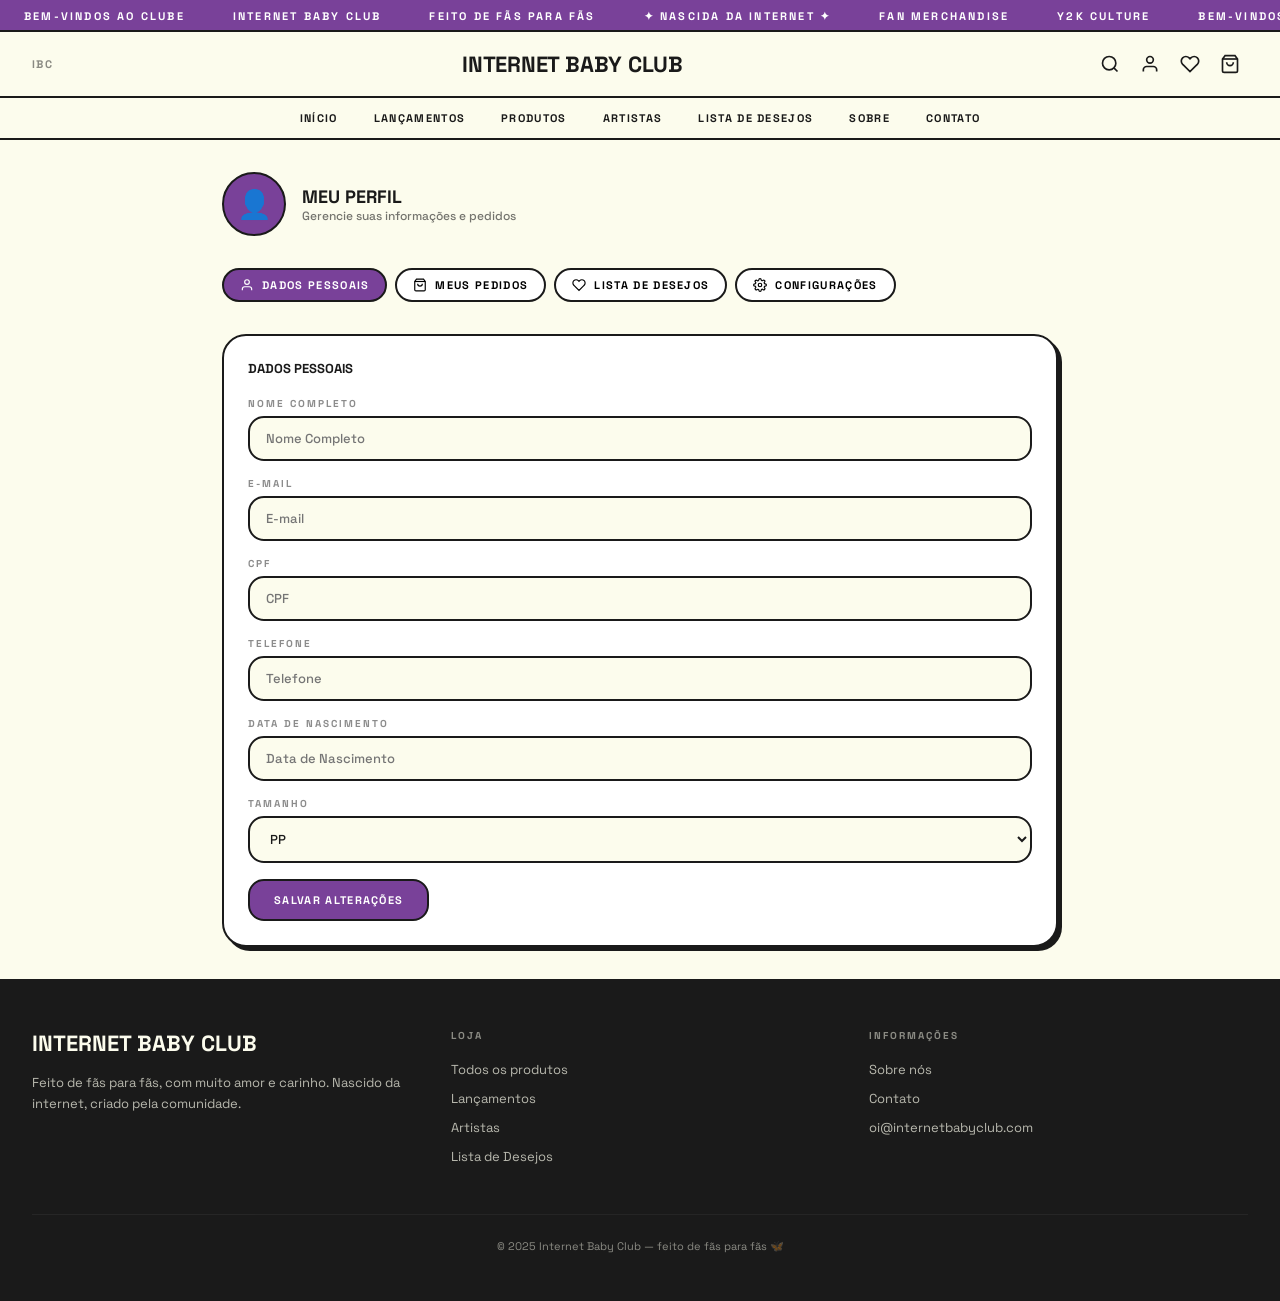
<file: pages/perfil.html>
<!DOCTYPE html>
<html lang="pt-BR">
<head>
  <meta charset="UTF-8" />
  <meta name="viewport" content="width=device-width, initial-scale=1.0" />
  <title>Meu Perfil — Internet Baby Club</title>
  <link rel="preconnect" href="https://fonts.googleapis.com" />
  <link href="https://fonts.googleapis.com/css2?family=Space+Grotesk:wght@400;500;600;700&display=swap" rel="stylesheet" />
  <link rel="stylesheet" href="../assets/css/style.css" />
</head>
<body>

<div id="drawers-placeholder"></div>
<div id="navbar-placeholder"></div>

<div class="page-wrap-sm">
  <!-- Header -->
  <div class="perfil-header">
    <div class="perfil-avatar">👤</div>
    <div>
      <div class="perfil-name">Meu Perfil</div>
      <div class="perfil-sub">Gerencie suas informações e pedidos</div>
    </div>
  </div>

  <!-- Tabs -->
  <div class="perfil-tabs">
    <button class="perfil-tab active" onclick="setTab('dados')">
      <svg viewBox="0 0 24 24"><path d="M20 21v-2a4 4 0 0 0-4-4H8a4 4 0 0 0-4 4v2"/><circle cx="12" cy="7" r="4"/></svg>
      Dados Pessoais
    </button>
    <button class="perfil-tab" onclick="setTab('pedidos')">
      <svg viewBox="0 0 24 24"><path d="M6 2L3 6v14a2 2 0 0 0 2 2h14a2 2 0 0 0 2-2V6l-3-4z"/><line x1="3" y1="6" x2="21" y2="6"/><path d="M16 10a4 4 0 0 1-8 0"/></svg>
      Meus Pedidos
    </button>
    <button class="perfil-tab" onclick="setTab('wishlist')">
      <svg viewBox="0 0 24 24"><path d="M20.84 4.61a5.5 5.5 0 0 0-7.78 0L12 5.67l-1.06-1.06a5.5 5.5 0 0 0-7.78 7.78l1.06 1.06L12 21.23l7.78-7.78 1.06-1.06a5.5 5.5 0 0 0 0-7.78z"/></svg>
      Lista de Desejos
    </button>
    <button class="perfil-tab" onclick="setTab('config')">
      <svg viewBox="0 0 24 24"><circle cx="12" cy="12" r="3"/><path d="M19.4 15a1.65 1.65 0 0 0 .33 1.82l.06.06a2 2 0 0 1-2.83 2.83l-.06-.06a1.65 1.65 0 0 0-1.82-.33 1.65 1.65 0 0 0-1 1.51V21a2 2 0 0 1-4 0v-.09A1.65 1.65 0 0 0 9 19.4a1.65 1.65 0 0 0-1.82.33l-.06.06a2 2 0 0 1-2.83-2.83l.06-.06A1.65 1.65 0 0 0 4.68 15a1.65 1.65 0 0 0-1.51-1H3a2 2 0 0 1 0-4h.09A1.65 1.65 0 0 0 4.6 9a1.65 1.65 0 0 0-.33-1.82l-.06-.06a2 2 0 0 1 2.83-2.83l.06.06A1.65 1.65 0 0 0 9 4.68a1.65 1.65 0 0 0 1-1.51V3a2 2 0 0 1 4 0v.09a1.65 1.65 0 0 0 1 1.51 1.65 1.65 0 0 0 1.82-.33l.06-.06a2 2 0 0 1 2.83 2.83l-.06.06A1.65 1.65 0 0 0 19.4 9a1.65 1.65 0 0 0 1.51 1H21a2 2 0 0 1 0 4h-.09a1.65 1.65 0 0 0-1.51 1z"/></svg>
      Configurações
    </button>
  </div>

  <!-- Content -->
  <div class="perfil-content" id="perfil-content"></div>
</div>

<div id="footer-placeholder"></div>

<script src="../assets/js/main.js"></script>
<script>
  initPage('');

  const TABS = {
    dados: () => `
      <h2 style="font-size:13px;font-weight:700;text-transform:uppercase;margin-bottom:20px">Dados Pessoais</h2>
      ${['Nome Completo','E-mail','CPF','Telefone','Data de Nascimento'].map(f =>
        `<label class="perfil-field-label">${f}</label><input class="perfil-input" type="text" placeholder="${f}" />`
      ).join('')}
      <label class="perfil-field-label">Tamanho</label>
      <select class="perfil-input"><option>PP</option><option>P</option><option>M</option><option>G</option><option>GG</option></select>
      <button class="btn-save" onclick="showToast('Alterações salvas ✓')">Salvar alterações</button>`,

    pedidos: () => `
      <div class="no-orders">
        <div class="n-emoji">📦</div>
        <p>Nenhum pedido encontrado</p>
        <span>Seus pedidos aparecerão aqui.</span>
      </div>`,

    wishlist: () => wishlist.length === 0
      ? `<p style="font-size:13px;opacity:.6;font-weight:500">Nenhum item na lista de desejos.<br><a href="./lista-de-desejos.html" style="color:var(--ibc-purple);text-decoration:underline">Ver lista de desejos</a></p>`
      : `<h2 style="font-size:13px;font-weight:700;text-transform:uppercase;margin-bottom:16px">Meus Favoritos (${wishlist.length})</h2>
         ${wishlist.map(item => `
           <div class="sacola-item" style="margin-bottom:10px">
             <div class="sacola-emoji">${item.emoji}</div>
             <div class="sacola-info">
               <div class="sacola-name">${item.name}</div>
               <div class="sacola-price">R$ ${item.price.toFixed(2).replace('.',',')}</div>
             </div>
           </div>`).join('')}`,

    config: () => `
      <h2 style="font-size:13px;font-weight:700;text-transform:uppercase;margin-bottom:20px">Configurações</h2>
      <div style="display:flex;flex-direction:column;gap:14px;margin-bottom:32px">
        <label style="display:flex;align-items:center;gap:12px;font-size:13px;font-weight:500;cursor:pointer">
          <input type="checkbox" style="width:18px;height:18px;accent-color:var(--ibc-purple)" />
          Receber novidades por e-mail
        </label>
        <label style="display:flex;align-items:center;gap:12px;font-size:13px;font-weight:500;cursor:pointer">
          <input type="checkbox" style="width:18px;height:18px;accent-color:var(--ibc-purple)" />
          Notificações de drops
        </label>
      </div>
      <button class="btn-logout">
        <svg width="14" height="14" viewBox="0 0 24 24" fill="none" stroke="currentColor" stroke-width="2"><path d="M9 21H5a2 2 0 0 1-2-2V5a2 2 0 0 1 2-2h4"/><polyline points="16 17 21 12 16 7"/><line x1="21" y1="12" x2="9" y2="12"/></svg>
        Sair da conta
      </button>`,
  };

  let activeTab = 'dados';
  function setTab(tab) {
    activeTab = tab;
    document.querySelectorAll('.perfil-tab').forEach((b,i) => b.classList.toggle('active', ['dados','pedidos','wishlist','config'][i] === tab));
    document.getElementById('perfil-content').innerHTML = TABS[tab]();
  }

  setTab('dados');
</script>
</body>
</html>
</file>
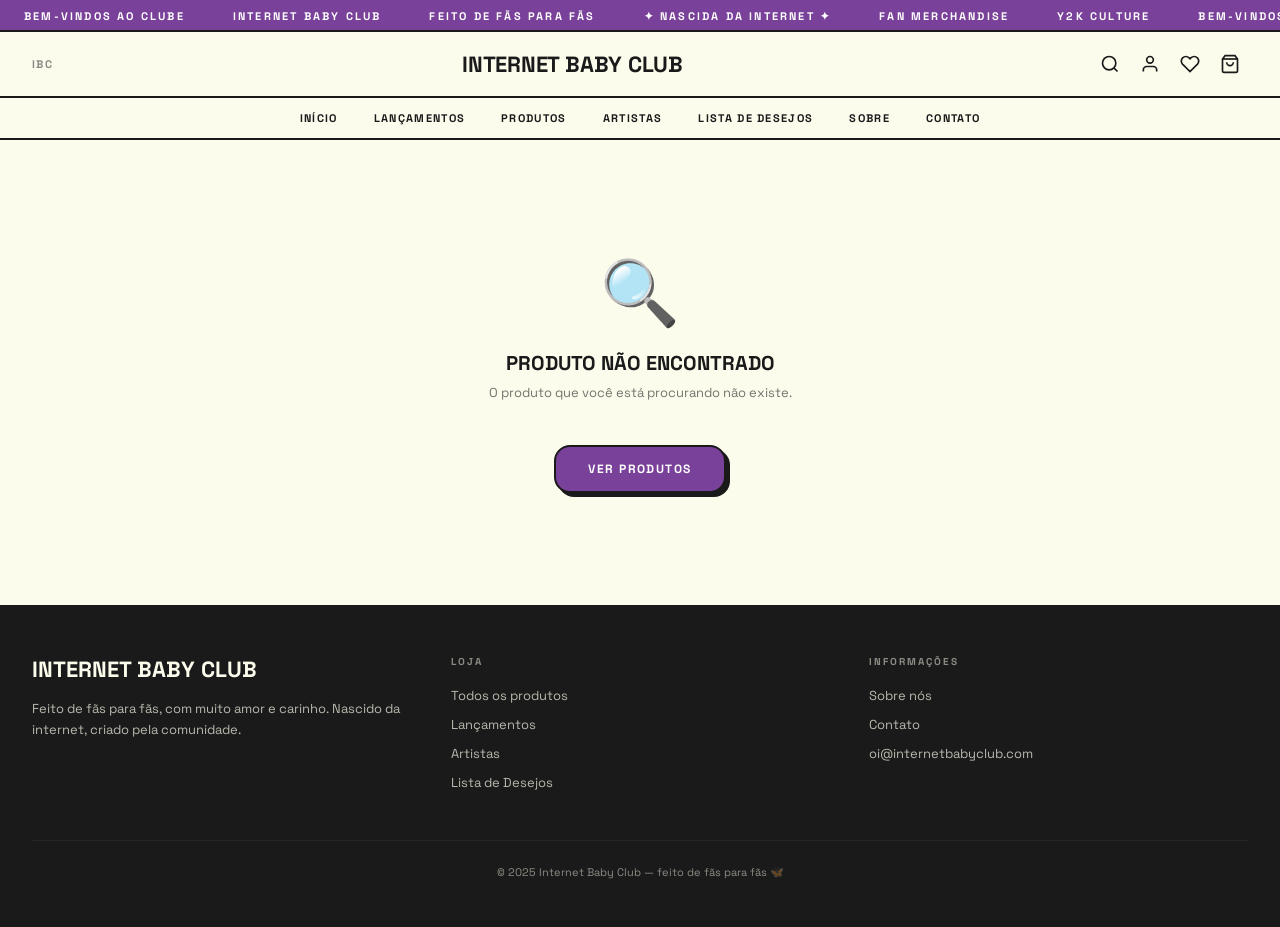
<file: pages/produto-detalhe.html>
<!DOCTYPE html>
<html lang="pt-BR">
<head>
  <meta charset="UTF-8" />
  <meta name="viewport" content="width=device-width, initial-scale=1.0" />
  <title>Produto — Internet Baby Club</title>
  <link rel="preconnect" href="https://fonts.googleapis.com" />
  <link href="https://fonts.googleapis.com/css2?family=Space+Grotesk:wght@400;500;600;700&display=swap" rel="stylesheet" />
  <link rel="stylesheet" href="../assets/css/style.css" />
</head>
<body>

<div id="drawers-placeholder"></div>
<div id="navbar-placeholder"></div>

<div class="page-wrap" id="detalhe-wrap"></div>

<div id="footer-placeholder"></div>

<script src="../assets/js/main.js"></script>
<script>
  initPage('');

  const params = new URLSearchParams(window.location.search);
  const id = Number(params.get('id'));
  const product = PRODUCTS.find(p => p.id === id);

  const wrap = document.getElementById('detalhe-wrap');

  if (!product) {
    wrap.innerHTML = `
      <div class="empty-state">
        <div class="empty-emoji">🔍</div>
        <h2>Produto não encontrado</h2>
        <p>O produto que você está procurando não existe.</p>
        <a href="./produtos.html" class="btn-checkout" style="display:inline-block;width:auto;padding:14px 32px">Ver Produtos</a>
      </div>`;
  } else {
    const bg = COLOR_MAP[product.color] || 'var(--ibc-cream)';
    const badgeHtml = product.badge
      ? `<span class="detalhe-badge" style="background:${BADGE_COLOR[product.badge]||'var(--ibc-green)'}">${product.badge}</span><br>`
      : '';
    const related = PRODUCTS.filter(p => p.category === product.category && p.id !== product.id).slice(0,4);

    wrap.innerHTML = `
      <div style="margin-bottom:8px">
        <a href="./produtos.html" style="font-size:11px;font-weight:700;text-transform:uppercase;letter-spacing:.12em;opacity:.5;display:inline-flex;align-items:center;gap:6px">
          ← Voltar aos produtos
        </a>
      </div>
      <div class="detalhe-layout" style="margin-top:24px">
        <div>
          <div class="detalhe-img-wrap" style="background:${bg}">
            <span>${product.emoji}</span>
          </div>
        </div>
        <div>
          <div class="detalhe-category">${product.category}</div>
          ${badgeHtml}
          <h1 class="detalhe-title">${product.name}</h1>
          <div class="detalhe-price">R$ ${product.price.toFixed(2).replace('.',',')}</div>
          <p class="detalhe-desc">A4 · impressão digital em papel premium. Peça exclusiva criada por artistas do Internet Baby Club.</p>
          <div class="shipping-box">
            🚚 <strong>Frete grátis</strong> para todo o Brasil em pedidos acima de R$ 150,00<br>
            📦 Prazo de envio: 3 a 7 dias úteis
          </div>
          <div class="detalhe-actions">
            <button id="detalhe-add-btn" class="btn-detalhe-add${isInCart(product.id)?' in-cart':''}" onclick="detAlhe_addCart()">
              ${isInCart(product.id) ? '✓ Na sacola' : '🛍 Adicionar à sacola'}
            </button>
            <button id="detalhe-wish-btn" class="btn-detalhe-wish${isInWishlist(product.id)?' wishlisted':''}" onclick="detAlhe_wish()">
              <svg viewBox="0 0 24 24"><path d="M20.84 4.61a5.5 5.5 0 0 0-7.78 0L12 5.67l-1.06-1.06a5.5 5.5 0 0 0-7.78 7.78l1.06 1.06L12 21.23l7.78-7.78 1.06-1.06a5.5 5.5 0 0 0 0-7.78z"/></svg>
            </button>
          </div>
        </div>
      </div>

      ${related.length ? `
      <div class="related-section">
        <h2 style="font-size:20px;font-weight:700;text-transform:uppercase;margin-bottom:24px">Você também pode gostar</h2>
        <div class="products-grid">${related.map(p => buildProductCard(p)).join('')}</div>
      </div>` : ''}`;

    document.title = `${product.name} — Internet Baby Club`;
  }

  function detAlhe_addCart() {
    if (!product) return;
    addToCart(product);
    const btn = document.getElementById('detalhe-add-btn');
    if (btn) { btn.classList.add('in-cart'); btn.textContent = '✓ Na sacola'; }
  }

  function detAlhe_wish() {
    if (!product) return;
    toggleWishlist(product);
    const btn = document.getElementById('detalhe-wish-btn');
    if (btn) btn.classList.toggle('wishlisted', isInWishlist(product.id));
  }
</script>
</body>
</html>
</file>
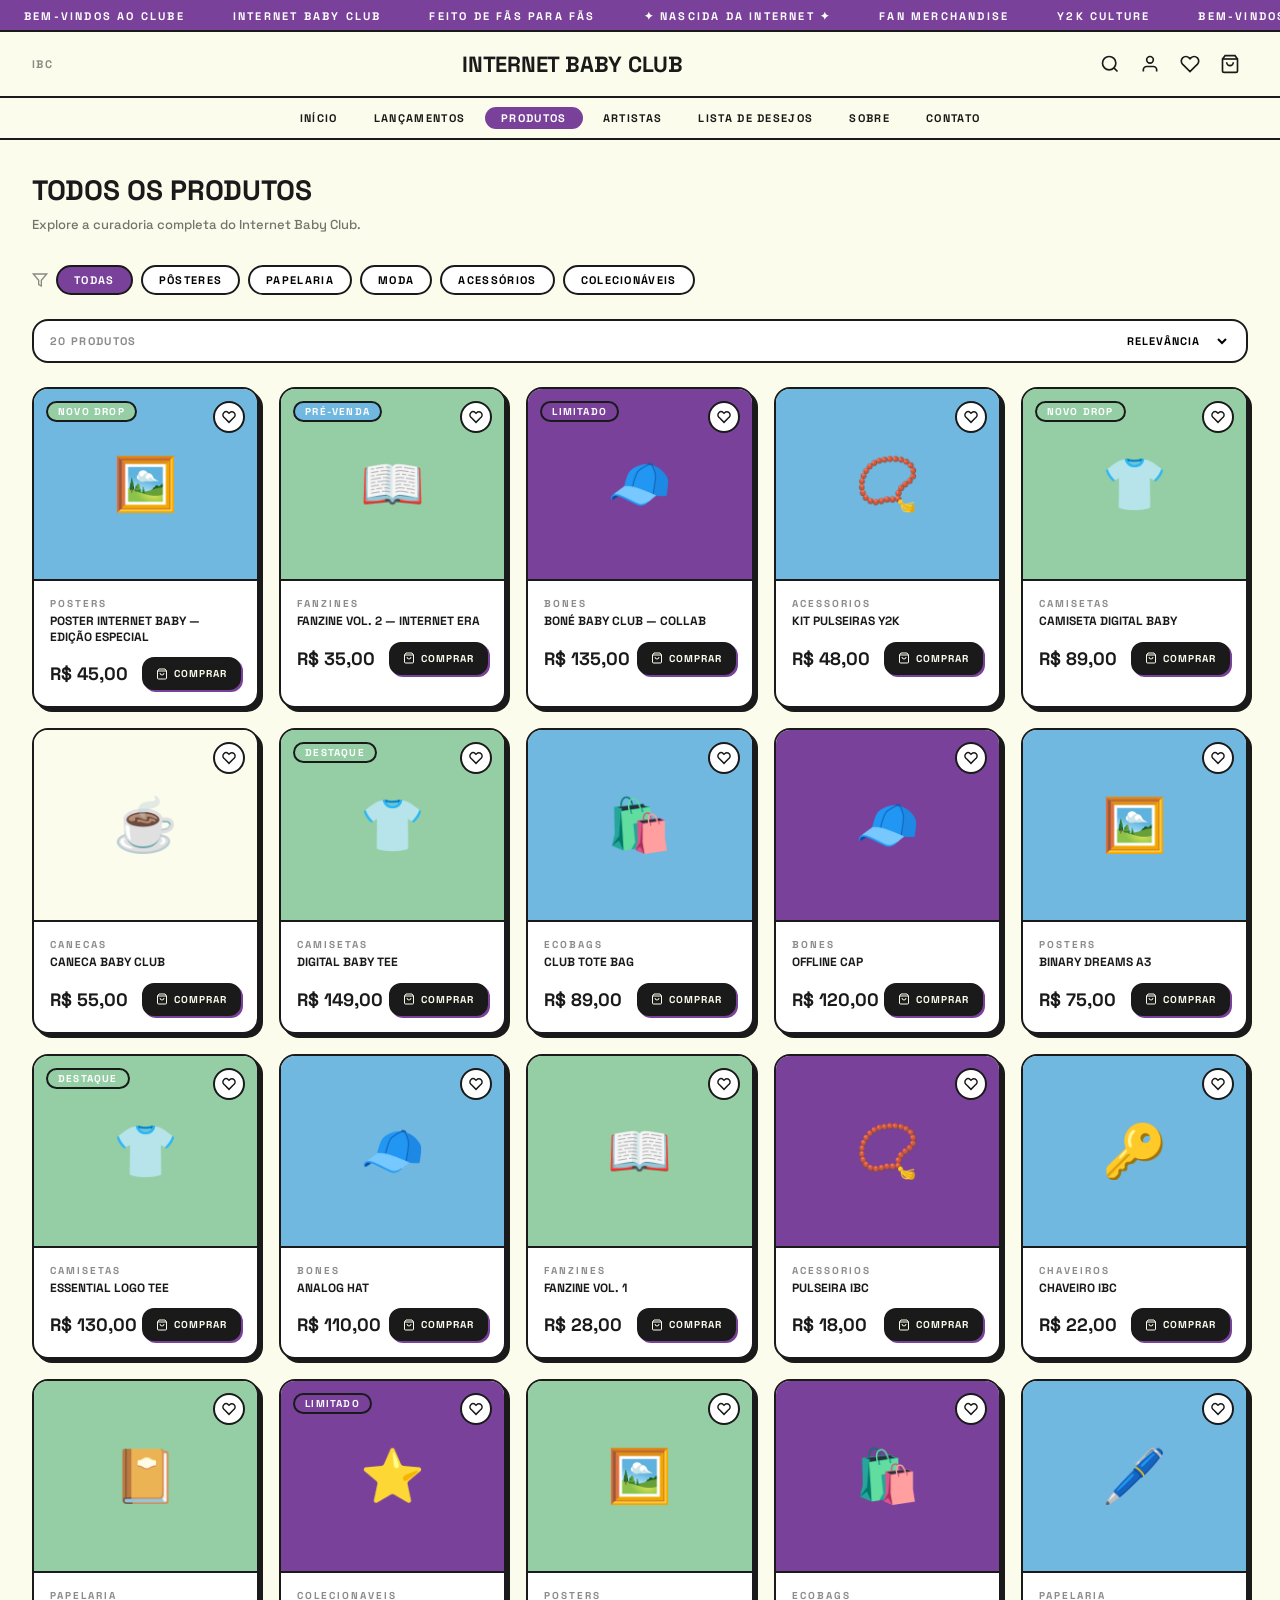
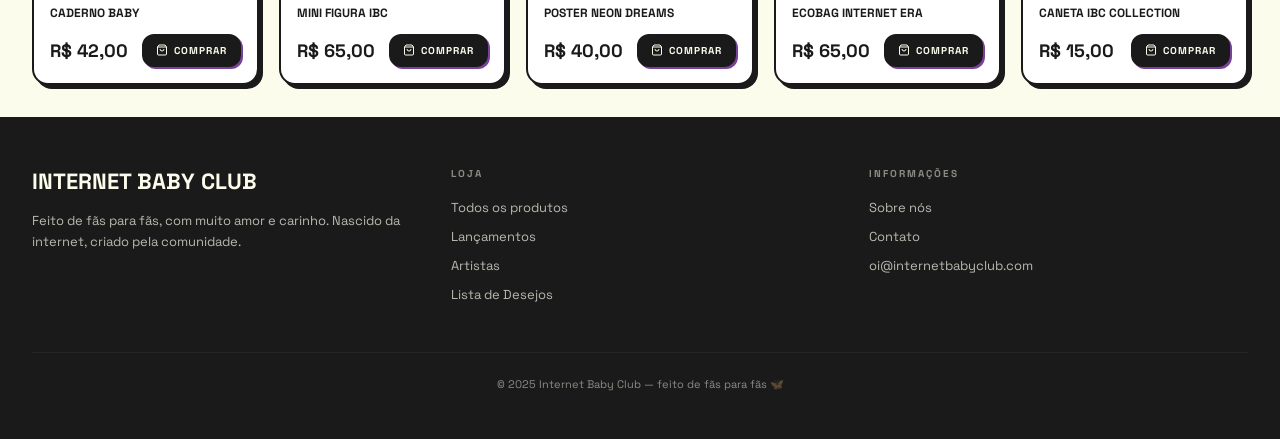
<file: pages/produtos.html>
<!DOCTYPE html>
<html lang="pt-BR">
<head>
  <meta charset="UTF-8" />
  <meta name="viewport" content="width=device-width, initial-scale=1.0" />
  <title>Produtos — Internet Baby Club</title>
  <link rel="preconnect" href="https://fonts.googleapis.com" />
  <link href="https://fonts.googleapis.com/css2?family=Space+Grotesk:wght@400;500;600;700&display=swap" rel="stylesheet" />
  <link rel="stylesheet" href="../assets/css/style.css" />
</head>
<body>

<div id="drawers-placeholder"></div>
<div id="navbar-placeholder"></div>

<div class="page-wrap">
  <div style="margin-bottom:32px">
    <h1 class="page-title">Todos os Produtos</h1>
    <p class="page-sub">Explore a curadoria completa do Internet Baby Club.</p>
  </div>

  <div class="filter-tabs" id="filter-tabs">
    <svg class="filter-icon" width="16" height="16" viewBox="0 0 24 24" fill="none" stroke="currentColor" stroke-width="2"><polygon points="22 3 2 3 10 12.46 10 19 14 21 14 12.46 22 3"/></svg>
  </div>

  <div class="toolbar">
    <span class="toolbar-count" id="result-count">20 produtos</span>
    <select id="sort-select" onchange="applyFilters()">
      <option value="relevancia">Relevância</option>
      <option value="menor">Menor Preço</option>
      <option value="maior">Maior Preço</option>
      <option value="novo">Novidades</option>
    </select>
  </div>

  <div class="products-grid-4" id="products-grid"></div>
</div>

<div id="footer-placeholder"></div>

<script src="../assets/js/main.js"></script>
<script>
  initPage('produtos');

  const mainCats = [
    { id:'all',          name:'Todas' },
    { id:'posters',      name:'Pôsteres' },
    { id:'papelaria',    name:'Papelaria' },
    { id:'camisetas',    name:'Moda' },
    { id:'acessorios',   name:'Acessórios' },
    { id:'colecionaveis',name:'Colecionáveis' },
  ];

  const params = new URLSearchParams(window.location.search);
  let activeCat = params.get('cat') || 'all';
  let sortBy = 'relevancia';

  // Build filter tabs
  document.getElementById('filter-tabs').innerHTML +=
    mainCats.map(c =>
      `<button class="filter-tab${c.id===activeCat?' active':''}" onclick="setCat('${c.id}')">${c.name}</button>`
    ).join('');

  function setCat(id) {
    activeCat = id;
    document.querySelectorAll('.filter-tab').forEach(b => b.classList.remove('active'));
    document.querySelectorAll('.filter-tab').forEach(b => { if(b.textContent.trim() === mainCats.find(c=>c.id===id)?.name) b.classList.add('active'); });
    applyFilters();
  }

  function applyFilters() {
    sortBy = document.getElementById('sort-select').value;
    let items = activeCat === 'all' ? [...PRODUCTS] : PRODUCTS.filter(p => p.category === activeCat);
    if (sortBy === 'menor') items.sort((a,b) => a.price - b.price);
    if (sortBy === 'maior') items.sort((a,b) => b.price - a.price);
    if (sortBy === 'novo')  items.sort((a,b) => (b.isNew?1:0) - (a.isNew?1:0));
    document.getElementById('result-count').textContent = `${items.length} produto${items.length!==1?'s':''}`;
    document.getElementById('products-grid').innerHTML = items.map(p => buildProductCard(p)).join('');
  }

  applyFilters();
</script>
</body>
</html>
</file>
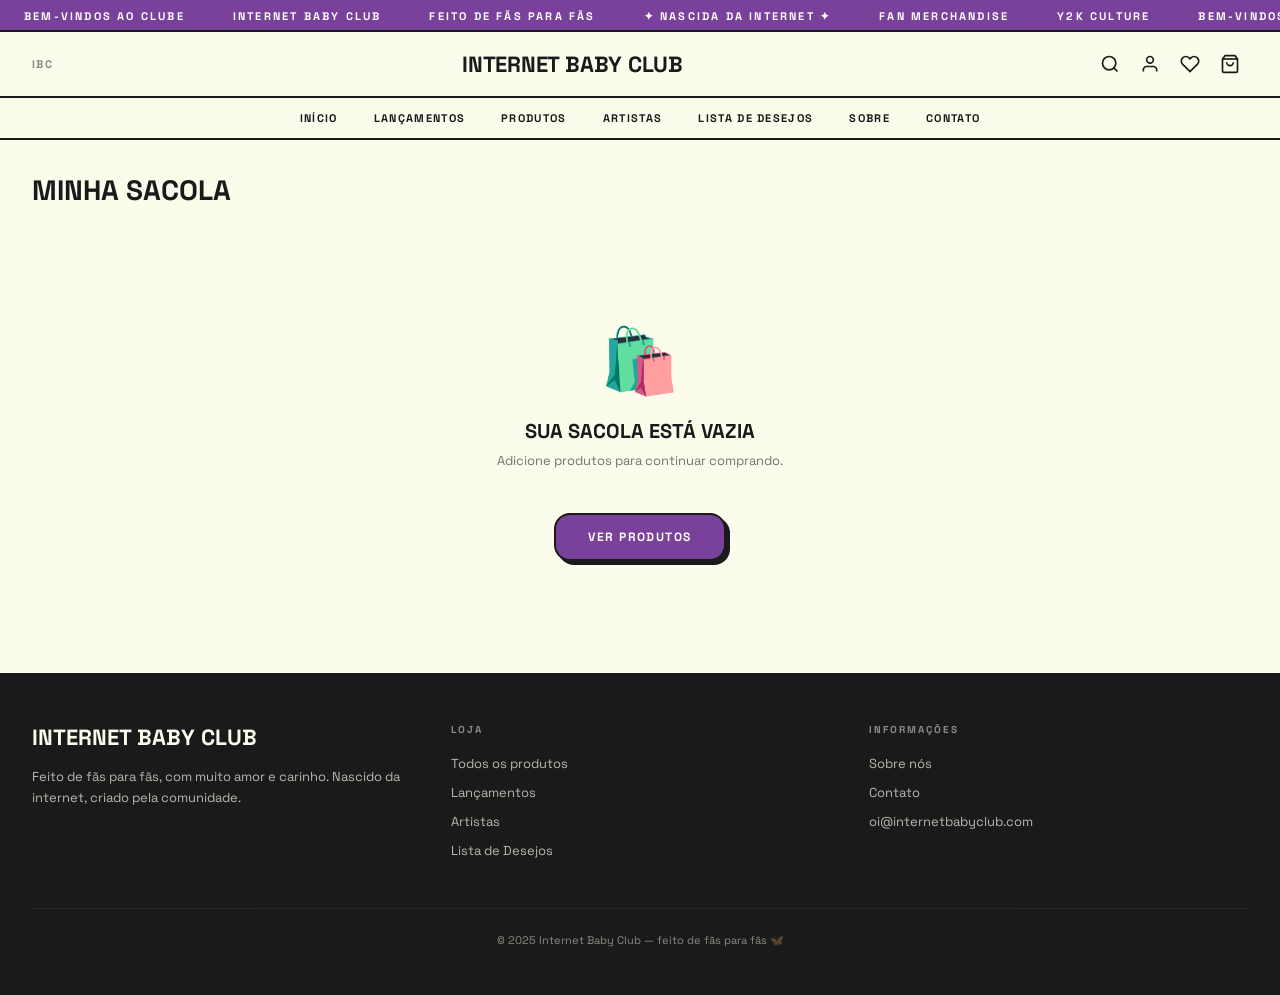
<file: pages/sacola.html>
<!DOCTYPE html>
<html lang="pt-BR">
<head>
  <meta charset="UTF-8" />
  <meta name="viewport" content="width=device-width, initial-scale=1.0" />
  <title>Sacola — Internet Baby Club</title>
  <link rel="preconnect" href="https://fonts.googleapis.com" />
  <link href="https://fonts.googleapis.com/css2?family=Space+Grotesk:wght@400;500;600;700&display=swap" rel="stylesheet" />
  <link rel="stylesheet" href="../assets/css/style.css" />
</head>
<body>

<div id="drawers-placeholder"></div>
<div id="navbar-placeholder"></div>

<div class="page-wrap">
  <h1 class="page-title" style="margin-bottom:32px">Minha Sacola</h1>
  <div id="sacola-content"></div>
</div>

<div id="footer-placeholder"></div>

<script src="../assets/js/main.js"></script>
<script>
  initPage('');

  function renderSacola() {
    const el = document.getElementById('sacola-content');
    if (cart.length === 0) {
      el.innerHTML = `
        <div class="empty-state">
          <div class="empty-emoji">🛍️</div>
          <h2>Sua sacola está vazia</h2>
          <p>Adicione produtos para continuar comprando.</p>
          <a href="./produtos.html" class="btn-checkout" style="display:inline-block;width:auto;padding:14px 32px">Ver Produtos</a>
        </div>`;
      return;
    }

    const itemsHtml = cart.map(item => `
      <div class="sacola-item" id="sacola-item-${item.id}">
        <div class="sacola-emoji">${item.emoji}</div>
        <div class="sacola-info">
          <div class="sacola-name">${item.name}</div>
          <div class="sacola-price">R$ ${(item.price * item.qty).toFixed(2).replace('.',',')}</div>
          <div class="qty-controls" style="margin-top:10px">
            <button class="qty-btn" onclick="sacQty(${item.id},-1)">−</button>
            <span class="qty-num">${item.qty}</span>
            <button class="qty-btn" onclick="sacQty(${item.id},1)">+</button>
            <button class="remove-btn" onclick="sacRemove(${item.id})">Remover</button>
          </div>
        </div>
      </div>`).join('');

    const frete = 0;
    const sub = cartTotal();
    el.innerHTML = `
      <div class="sacola-layout">
        <div>${itemsHtml}</div>
        <div>
          <div class="sacola-summary">
            <h3>Resumo do Pedido</h3>
            <div class="summary-row"><span>Subtotal (${cartCount()} itens)</span><span>R$ ${sub.toFixed(2).replace('.',',')}</span></div>
            <div class="summary-row"><span>Frete</span><span>${frete===0?'Grátis':'R$ '+frete.toFixed(2).replace('.',',')}</span></div>
            <div class="summary-total"><span>Total</span><span>R$ ${(sub+frete).toFixed(2).replace('.',',')}</span></div>
            <a href="./pagamento.html" class="btn-checkout">Finalizar Compra</a>
            <a href="./produtos.html" class="btn-continue">Continuar Comprando</a>
          </div>
        </div>
      </div>`;
  }

  function sacQty(id, delta) {
    updateQty(id, delta);
    renderSacola();
  }
  function sacRemove(id) {
    removeFromCart(id);
    renderSacola();
  }

  renderSacola();
</script>
</body>
</html>
</file>
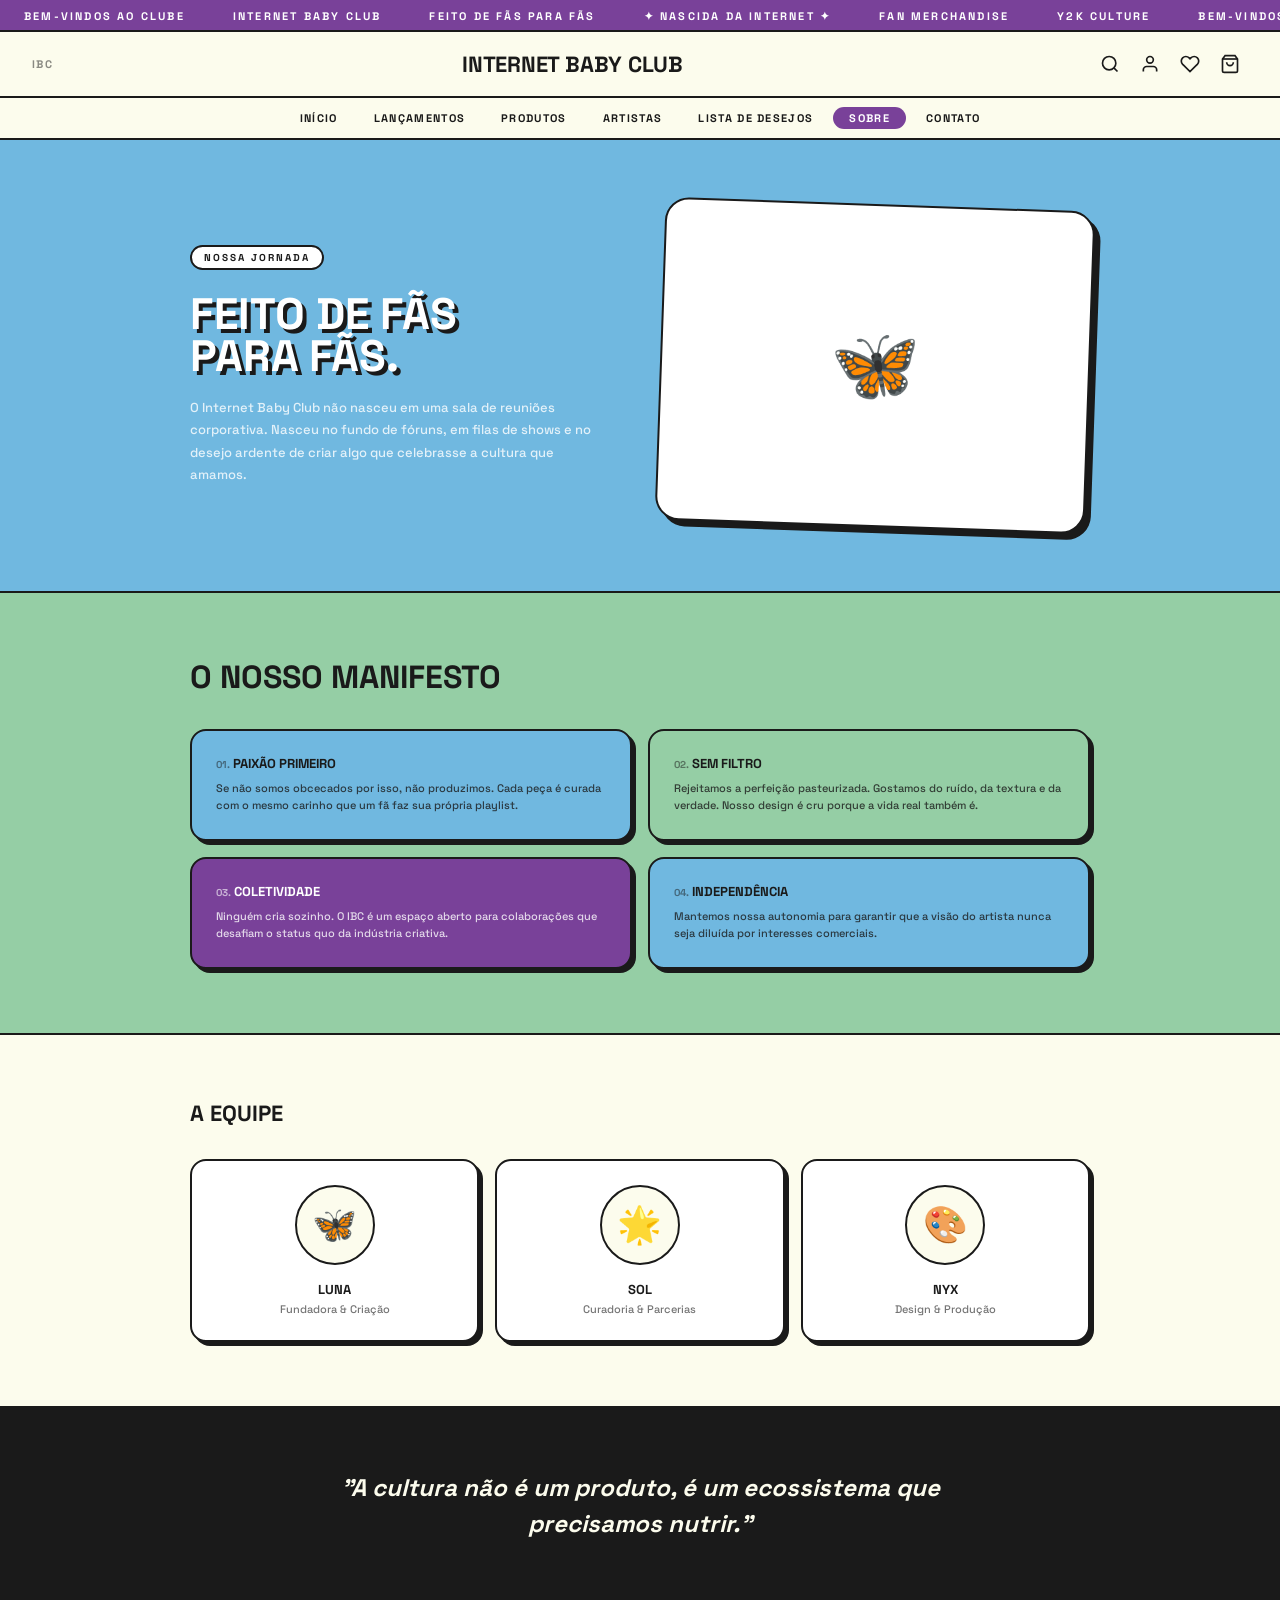
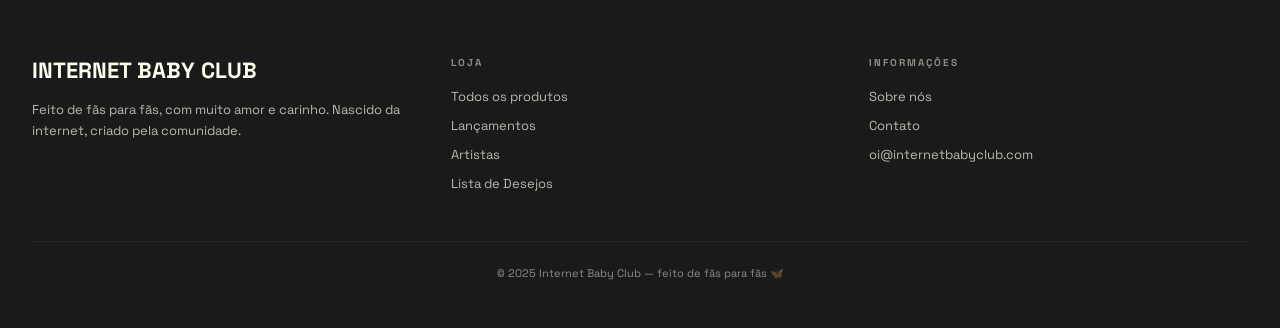
<file: pages/sobre.html>
<!DOCTYPE html>
<html lang="pt-BR">
<head>
  <meta charset="UTF-8" />
  <meta name="viewport" content="width=device-width, initial-scale=1.0" />
  <title>Sobre — Internet Baby Club</title>
  <link rel="preconnect" href="https://fonts.googleapis.com" />
  <link href="https://fonts.googleapis.com/css2?family=Space+Grotesk:wght@400;500;600;700&display=swap" rel="stylesheet" />
  <link rel="stylesheet" href="../assets/css/style.css" />
</head>
<body>

<div id="drawers-placeholder"></div>
<div id="navbar-placeholder"></div>

<!-- Hero -->
<section class="sobre-hero">
  <div class="sobre-hero-inner">
    <div>
      <span class="sobre-tag">Nossa Jornada</span>
      <h1 class="sobre-h1">Feito de fãs<br>para fãs.</h1>
      <p class="sobre-sub">O Internet Baby Club não nasceu em uma sala de reuniões corporativa. Nasceu no fundo de fóruns, em filas de shows e no desejo ardente de criar algo que celebrasse a cultura que amamos.</p>
    </div>
    <div class="sobre-img ibc-shadow-lg">🦋</div>
  </div>
</section>

<!-- Manifesto -->
<section class="manifesto-section">
  <div class="manifesto-inner">
    <h2 style="font-size:clamp(22px,3vw,32px);font-weight:700;text-transform:uppercase">O Nosso Manifesto</h2>
    <div class="manifesto-grid">
      <div class="manifesto-card" style="background:var(--ibc-blue)">
        <div class="manifesto-title"><span class="manifesto-num">01.</span> Paixão Primeiro</div>
        <p class="manifesto-desc">Se não somos obcecados por isso, não produzimos. Cada peça é curada com o mesmo carinho que um fã faz sua própria playlist.</p>
      </div>
      <div class="manifesto-card" style="background:var(--ibc-green)">
        <div class="manifesto-title"><span class="manifesto-num">02.</span> Sem Filtro</div>
        <p class="manifesto-desc">Rejeitamos a perfeição pasteurizada. Gostamos do ruído, da textura e da verdade. Nosso design é cru porque a vida real também é.</p>
      </div>
      <div class="manifesto-card" style="background:var(--ibc-purple);color:#fff">
        <div class="manifesto-title"><span class="manifesto-num" style="opacity:.6">03.</span> Coletividade</div>
        <p class="manifesto-desc">Ninguém cria sozinho. O IBC é um espaço aberto para colaborações que desafiam o status quo da indústria criativa.</p>
      </div>
      <div class="manifesto-card" style="background:var(--ibc-blue)">
        <div class="manifesto-title"><span class="manifesto-num">04.</span> Independência</div>
        <p class="manifesto-desc">Mantemos nossa autonomia para garantir que a visão do artista nunca seja diluída por interesses comerciais.</p>
      </div>
    </div>
  </div>
</section>

<!-- Team -->
<section class="team-section">
  <div class="team-inner">
    <h2 style="font-size:22px;font-weight:700;text-transform:uppercase">A Equipe</h2>
    <div class="team-grid">
      <div class="team-card">
        <div class="team-avatar">🦋</div>
        <div class="team-name">Luna</div>
        <div class="team-role">Fundadora & Criação</div>
      </div>
      <div class="team-card">
        <div class="team-avatar">🌟</div>
        <div class="team-name">Sol</div>
        <div class="team-role">Curadoria & Parcerias</div>
      </div>
      <div class="team-card">
        <div class="team-avatar">🎨</div>
        <div class="team-name">Nyx</div>
        <div class="team-role">Design & Produção</div>
      </div>
    </div>
  </div>
</section>

<!-- Quote -->
<section class="quote-section">
  <blockquote>"A cultura não é um produto, é um ecossistema que precisamos nutrir."</blockquote>
</section>

<div id="footer-placeholder"></div>

<script src="../assets/js/main.js"></script>
<script>initPage('sobre');</script>
</body>
</html>
</file>
<file: assets/css/style.css>
/* ─── CSS Variables ─────────────────────────────────────── */
:root {
  --bg:         #FCFCED;
  --fg:         #1A1A1A;
  --card:       #FFFFFF;
  --muted:      #F5F4E8;
  --ibc-blue:   #70B8E0;
  --ibc-purple: #794199;
  --ibc-green:  #95CEA5;
  --ibc-cream:  #FCFCED;
  --ibc-black:  #1A1A1A;
  --radius:     16px;
}

/* ─── Reset / Base ──────────────────────────────────────── */
*, *::before, *::after { box-sizing: border-box; margin: 0; padding: 0; }
body {
  font-family: 'Space Grotesk', sans-serif;
  background: var(--bg);
  color: var(--fg);
  min-height: 100vh;
}
a { color: inherit; text-decoration: none; }
ul { list-style: none; }
button { cursor: pointer; font-family: inherit; background: none; border: none; }
img { display: block; max-width: 100%; }

/* ─── Utility ───────────────────────────────────────────── */
.ibc-shadow    { box-shadow: 4px 4px 0 var(--fg); }
.ibc-shadow-lg { box-shadow: 6px 6px 0 var(--fg); }
.ibc-shadow-purple { box-shadow: 4px 4px 0 var(--ibc-purple); }
.max-w { max-width: 1400px; margin: 0 auto; }

/* ─── Scrollbar ─────────────────────────────────────────── */
::-webkit-scrollbar { width: 8px; }
::-webkit-scrollbar-track { background: var(--muted); }
::-webkit-scrollbar-thumb { background: var(--fg); border-radius: 4px; }

/* ─── Ticker ────────────────────────────────────────────── */
#ticker {
  background: var(--ibc-purple);
  border-bottom: 2px solid var(--fg);
  height: 32px;
  overflow: hidden;
  transition: height .3s, opacity .3s;
}
#ticker.hidden-ticker { height: 0; opacity: 0; }
.ticker-track {
  display: flex;
  align-items: center;
  height: 32px;
  white-space: nowrap;
  animation: ticker-scroll 30s linear infinite;
}
.ticker-track span {
  color: #fff;
  font-size: 11px;
  font-weight: 700;
  text-transform: uppercase;
  letter-spacing: 0.2em;
  padding: 0 24px;
}
@keyframes ticker-scroll {
  from { transform: translateX(0); }
  to   { transform: translateX(-50%); }
}

/* ─── Navbar ────────────────────────────────────────────── */
nav#main-nav {
  position: sticky;
  top: 0;
  z-index: 50;
  background: var(--bg);
}
.nav-top { border-bottom: 2px solid var(--fg); padding: 0 32px; }
.nav-top-inner {
  display: flex;
  align-items: center;
  justify-content: space-between;
  height: 64px;
  max-width: 1400px;
  margin: 0 auto;
}
.nav-logo {
  font-size: 22px;
  font-weight: 700;
  text-transform: uppercase;
  letter-spacing: -0.01em;
}
.nav-actions { display: flex; align-items: center; gap: 4px; }
.nav-icon-btn {
  padding: 8px;
  border-radius: 8px;
  opacity: 1;
  transition: opacity .3s;
  position: relative;
  display: flex;
  align-items: center;
  justify-content: center;
  background: none;
  border: none;
  cursor: pointer;
}
.nav-icon-btn:hover { opacity: 0.6; }
.nav-icon-btn svg { width: 20px; height: 20px; stroke: var(--fg); stroke-width: 2; fill: none; }
.cart-badge {
  position: absolute;
  top: -2px; right: -2px;
  min-width: 18px; height: 18px;
  border-radius: 50%;
  background: var(--ibc-purple);
  color: #fff;
  font-size: 10px;
  font-weight: 700;
  display: none;
  align-items: center;
  justify-content: center;
}
.nav-label {
  font-size: 11px;
  font-weight: 700;
  text-transform: uppercase;
  letter-spacing: 0.12em;
  opacity: 0.5;
}
.nav-links-bar { border-bottom: 2px solid var(--fg); }
.nav-links-inner {
  display: flex;
  align-items: center;
  justify-content: center;
  gap: 4px;
  height: 40px;
  max-width: 1400px;
  margin: 0 auto;
  padding: 0 16px;
  flex-wrap: wrap;
}
.nav-link {
  padding: 4px 16px;
  font-size: 11px;
  font-weight: 700;
  text-transform: uppercase;
  letter-spacing: 0.12em;
  border-radius: 99px;
  transition: opacity .3s;
  white-space: nowrap;
}
.nav-link:hover { opacity: 0.6; }
.nav-link.active { background: var(--ibc-purple); color: #fff; }
.hamburger { display: none; background: none; border: none; cursor: pointer; padding: 8px; }
.hamburger svg { width: 22px; height: 22px; stroke: var(--fg); stroke-width: 2.5; fill: none; }
#mobile-menu {
  display: none;
  border-bottom: 2px solid var(--fg);
  background: var(--bg);
  padding: 16px;
}
#mobile-menu a {
  display: block;
  padding: 12px 16px;
  font-size: 13px;
  font-weight: 700;
  text-transform: uppercase;
  letter-spacing: 0.1em;
  border-radius: var(--radius);
  border: 2px solid var(--fg);
  margin-bottom: 8px;
  transition: transform .3s;
}
#mobile-menu a:hover { transform: translateX(4px); }
#mobile-menu a.active { background: var(--ibc-purple); color: #fff; }

/* ─── Overlay + Drawers ──────────────────────────────────── */
.overlay {
  position: fixed; inset: 0;
  background: rgba(0,0,0,.4);
  z-index: 100;
  display: none;
}
.overlay.open { display: block; }
.drawer {
  position: fixed;
  top: 0; right: 0;
  width: min(380px, 100vw);
  height: 100%;
  background: var(--bg);
  border-left: 2px solid var(--fg);
  z-index: 101;
  transform: translateX(100%);
  transition: transform .35s ease;
  display: flex;
  flex-direction: column;
}
.drawer.open { transform: translateX(0); }
.drawer-header {
  display: flex;
  align-items: center;
  justify-content: space-between;
  padding: 20px 24px;
  border-bottom: 2px solid var(--fg);
}
.drawer-header h2 { font-size: 14px; font-weight: 700; text-transform: uppercase; letter-spacing: 0.12em; }
.drawer-close { padding: 6px; border-radius: 8px; transition: opacity .3s; background: none; border: none; cursor: pointer; }
.drawer-close:hover { opacity: 0.5; }
.drawer-close svg { width: 20px; height: 20px; stroke: var(--fg); stroke-width: 2.5; fill: none; display: block; }
.drawer-body { flex: 1; overflow-y: auto; padding: 20px 24px; }
.drawer-footer { padding: 20px 24px; border-top: 2px solid var(--fg); }

/* Cart */
.cart-item {
  display: flex;
  align-items: flex-start;
  gap: 12px;
  padding: 12px;
  border: 2px solid var(--fg);
  border-radius: var(--radius);
  margin-bottom: 10px;
}
.cart-item-emoji { font-size: 28px; flex-shrink: 0; }
.cart-item-info { flex: 1; }
.cart-item-name { font-size: 11px; font-weight: 700; text-transform: uppercase; line-height: 1.3; }
.cart-item-price { font-size: 13px; font-weight: 700; margin-top: 4px; }
.qty-controls { display: flex; align-items: center; gap: 6px; margin-top: 6px; }
.qty-btn {
  width: 24px; height: 24px;
  border: 2px solid var(--fg);
  border-radius: 6px;
  font-size: 14px; font-weight: 700;
  display: flex; align-items: center; justify-content: center;
  transition: opacity .2s;
  background: none; cursor: pointer;
}
.qty-btn:hover { opacity: 0.6; }
.qty-num { font-size: 12px; font-weight: 700; min-width: 20px; text-align: center; }
.remove-btn { margin-left: auto; font-size: 10px; font-weight: 700; text-transform: uppercase; opacity: 0.5; transition: opacity .2s; background: none; border: none; cursor: pointer; }
.remove-btn:hover { opacity: 1; }
.cart-empty { text-align: center; padding: 48px 0; }
.cart-empty .emoji { font-size: 48px; margin-bottom: 12px; }
.cart-empty p { font-size: 13px; font-weight: 700; text-transform: uppercase; opacity: 0.5; }
.cart-total { display: flex; justify-content: space-between; font-size: 16px; font-weight: 700; margin-bottom: 16px; }

/* Buttons */
.btn-primary {
  display: block; width: 100%;
  padding: 14px;
  font-size: 12px; font-weight: 700;
  text-transform: uppercase; letter-spacing: 0.12em;
  border-radius: var(--radius);
  border: 2px solid var(--fg);
  background: var(--ibc-purple); color: #fff;
  text-align: center;
  transition: all .3s; cursor: pointer;
}
.btn-primary:hover { transform: translate(2px,2px); box-shadow: none !important; }
.btn-secondary {
  display: block; width: 100%;
  padding: 12px;
  font-size: 12px; font-weight: 700;
  text-transform: uppercase; letter-spacing: 0.12em;
  border-radius: var(--radius);
  border: 2px solid var(--fg);
  background: var(--card); color: var(--fg);
  text-align: center; margin-top: 10px;
  transition: opacity .3s; cursor: pointer;
}
.btn-secondary:hover { opacity: 0.6; }

/* Search */
.search-input {
  width: 100%;
  padding: 12px 16px;
  border: 2px solid var(--fg);
  border-radius: var(--radius);
  font-family: inherit; font-size: 14px; font-weight: 500;
  background: var(--bg); outline: none;
  transition: box-shadow .3s;
}
.search-input:focus { box-shadow: 4px 4px 0 var(--ibc-purple); }
.search-result {
  display: flex; align-items: center; gap: 12px;
  padding: 12px;
  border: 2px solid var(--fg);
  border-radius: var(--radius);
  margin-top: 10px;
  transition: all .2s; cursor: pointer;
  box-shadow: 4px 4px 0 var(--fg);
}
.search-result:hover { transform: translate(2px,2px); box-shadow: none !important; }
.search-result-img {
  width: 44px; height: 44px;
  border-radius: 10px;
  border: 2px solid var(--fg);
  display: flex; align-items: center; justify-content: center;
  font-size: 20px; flex-shrink: 0;
}
.search-result-name { font-size: 11px; font-weight: 700; text-transform: uppercase; }
.search-result-price { font-size: 12px; font-weight: 700; margin-top: 2px; }

/* ─── Product Card ───────────────────────────────────────── */
.product-card {
  border: 2px solid var(--fg);
  border-radius: var(--radius);
  background: var(--card);
  overflow: hidden;
  box-shadow: 4px 4px 0 var(--fg);
  transition: all .2s;
  cursor: pointer;
  display: block;
  text-decoration: none;
  color: var(--fg);
}
.product-card:hover { transform: translate(3px,3px); box-shadow: none; }
.product-img {
  position: relative;
  height: 192px;
  display: flex; align-items: center; justify-content: center;
  border-bottom: 2px solid var(--fg);
  font-size: 52px;
}
.product-img-compact { height: 144px; font-size: 40px; }
.product-badge {
  position: absolute;
  top: 12px; left: 12px;
  padding: 2px 10px;
  font-size: 10px; font-weight: 700;
  text-transform: uppercase; letter-spacing: 0.12em;
  color: #fff;
  border: 2px solid var(--fg);
  border-radius: 99px;
}
.product-wish {
  position: absolute;
  top: 12px; right: 12px;
  width: 32px; height: 32px;
  border-radius: 50%;
  border: 2px solid var(--fg);
  background: var(--card);
  display: flex; align-items: center; justify-content: center;
  transition: transform .3s; cursor: pointer;
}
.product-wish:hover { transform: scale(1.1); }
.product-wish svg { width: 14px; height: 14px; stroke: var(--fg); stroke-width: 2.5; fill: none; }
.product-wish.wishlisted svg { fill: #ef4444; stroke: #ef4444; }
.product-info { padding: 16px; }
.product-cat { font-size: 10px; font-weight: 700; text-transform: uppercase; letter-spacing: 0.2em; opacity: 0.5; margin-bottom: 4px; }
.product-name { font-size: 12px; font-weight: 700; text-transform: uppercase; line-height: 1.3; margin-bottom: 12px; }
.product-footer { display: flex; align-items: center; justify-content: space-between; }
.product-price { font-size: 18px; font-weight: 700; }
.btn-add {
  display: inline-flex; align-items: center; gap: 6px;
  padding: 8px 12px;
  font-size: 10px; font-weight: 700;
  text-transform: uppercase; letter-spacing: 0.1em;
  border-radius: 12px;
  border: 2px solid var(--fg);
  background: var(--ibc-black); color: var(--ibc-cream);
  box-shadow: 2px 2px 0 var(--ibc-purple);
  transition: all .3s; cursor: pointer;
}
.btn-add:hover { transform: translate(1px,1px); box-shadow: none; }
.btn-add.in-cart { background: var(--ibc-green); color: var(--fg); box-shadow: none; }
.btn-add svg { width: 12px; height: 12px; stroke: currentColor; stroke-width: 2; fill: none; }

/* ─── Footer ────────────────────────────────────────────── */
footer {
  background: var(--ibc-black);
  color: var(--ibc-cream);
  border-top: 2px solid var(--fg);
  padding: 48px 32px;
}
.footer-grid {
  display: grid;
  grid-template-columns: repeat(auto-fit, minmax(200px, 1fr));
  gap: 40px;
  max-width: 1400px;
  margin: 0 auto;
}
.footer-brand h3 { font-size: 22px; font-weight: 700; text-transform: uppercase; margin-bottom: 16px; }
.footer-brand p { font-size: 13px; opacity: 0.7; line-height: 1.6; }
.footer-col h4 { font-size: 10px; font-weight: 700; text-transform: uppercase; letter-spacing: 0.2em; opacity: 0.5; margin-bottom: 16px; }
.footer-col ul { display: flex; flex-direction: column; gap: 8px; }
.footer-col a { font-size: 13px; opacity: 0.7; transition: opacity .3s; }
.footer-col a:hover { opacity: 1; }
.footer-bottom {
  border-top: 1px solid rgba(255,255,255,.1);
  margin-top: 48px;
  padding-top: 24px;
  text-align: center;
  font-size: 11px;
  opacity: 0.5;
}

/* ─── Toast ─────────────────────────────────────────────── */
#toast {
  position: fixed;
  bottom: 24px; right: 24px;
  background: var(--ibc-black); color: var(--ibc-cream);
  padding: 12px 20px;
  border-radius: var(--radius);
  border: 2px solid var(--fg);
  font-size: 12px; font-weight: 700;
  text-transform: uppercase; letter-spacing: 0.1em;
  z-index: 999;
  transform: translateY(80px); opacity: 0;
  transition: all .35s ease;
}
#toast.show { transform: translateY(0); opacity: 1; }

/* ─── Page content wrapper ───────────────────────────────── */
.page-wrap { padding: 32px; max-width: 1400px; margin: 0 auto; }
.page-wrap-sm { padding: 32px; max-width: 900px; margin: 0 auto; }
.page-title { font-size: clamp(20px,3vw,28px); font-weight: 700; text-transform: uppercase; margin-bottom: 8px; }
.page-sub { font-size: 13px; opacity: 0.6; font-weight: 500; margin-bottom: 32px; }

/* ─── Section & Grid helpers ──────────────────────────────── */
.section-header { display: flex; align-items: center; justify-content: space-between; margin-bottom: 24px; }
.section-title { font-size: 22px; font-weight: 700; text-transform: uppercase; }
.see-all { font-size: 11px; font-weight: 700; text-transform: uppercase; letter-spacing: 0.12em; opacity: 0.6; display: flex; align-items: center; gap: 4px; transition: opacity .3s; }
.see-all:hover { opacity: 1; }
.products-grid { display: grid; grid-template-columns: repeat(auto-fill, minmax(240px,1fr)); gap: 24px; }
.products-grid-4 { display: grid; grid-template-columns: repeat(auto-fill, minmax(210px,1fr)); gap: 20px; }

/* ─── Filter tabs ────────────────────────────────────────── */
.filter-tabs { display: flex; flex-wrap: wrap; align-items: center; gap: 8px; margin-bottom: 24px; }
.filter-tab {
  padding: 6px 16px;
  font-size: 11px; font-weight: 700;
  text-transform: uppercase; letter-spacing: 0.12em;
  border-radius: 99px;
  border: 2px solid var(--fg);
  background: var(--card);
  transition: all .3s; cursor: pointer;
}
.filter-tab:hover { opacity: 0.7; }
.filter-tab.active { background: var(--ibc-purple); color: #fff; }
.filter-icon { opacity: 0.5; }
.toolbar {
  display: flex; align-items: center; justify-content: space-between;
  padding: 12px 16px;
  border: 2px solid var(--fg);
  border-radius: var(--radius);
  background: var(--card);
  margin-bottom: 24px;
}
.toolbar-count { font-size: 11px; font-weight: 700; text-transform: uppercase; letter-spacing: 0.12em; opacity: 0.5; }
.toolbar select { background: transparent; font-size: 11px; font-weight: 700; text-transform: uppercase; letter-spacing: 0.1em; outline: none; cursor: pointer; font-family: inherit; border: none; }

/* ─── Categories (home) ──────────────────────────────────── */
.cat-scroll-wrap { position: relative; }
.cat-scroll { display: flex; gap: 12px; overflow-x: auto; padding: 8px 48px; scrollbar-width: none; }
.cat-scroll::-webkit-scrollbar { display: none; }
.cat-item {
  display: flex; flex-direction: column; align-items: center; gap: 8px;
  padding: 16px 20px; min-width: 96px;
  border: 2px solid var(--fg);
  border-radius: var(--radius);
  background: var(--card);
  box-shadow: 4px 4px 0 var(--fg);
  flex-shrink: 0;
  transition: all .2s; cursor: pointer;
  text-decoration: none; color: var(--fg);
}
.cat-item:hover { transform: translate(2px,2px); box-shadow: none; }
.cat-emoji { font-size: 22px; }
.cat-name { font-size: 10px; font-weight: 700; text-transform: uppercase; letter-spacing: 0.15em; white-space: nowrap; }
.scroll-btn {
  position: absolute; top: 50%; transform: translateY(-50%);
  z-index: 5; width: 40px; height: 40px;
  border-radius: 50%;
  border: 2px solid var(--fg);
  background: var(--card);
  display: flex; align-items: center; justify-content: center;
  box-shadow: 4px 4px 0 var(--fg);
  transition: all .3s; cursor: pointer;
}
.scroll-btn:hover { transform: translateY(-50%) translate(2px,2px); box-shadow: none; }
.scroll-btn svg { width: 18px; height: 18px; stroke: var(--fg); stroke-width: 2; fill: none; }
.scroll-btn.left { left: 0; }
.scroll-btn.right { right: 0; }

/* ─── Hero (home) ────────────────────────────────────────── */
.hero-section { padding: 24px 32px; }
.hero-inner { display: flex; gap: 16px; min-height: 420px; }
.hero-left, .hero-right {
  border: 2px solid var(--fg);
  border-radius: 24px;
  transition: all .5s ease;
  overflow: hidden;
}
.hero-left {
  flex: 1 1 50%;
  background: var(--ibc-blue);
  padding: 48px;
  display: flex; flex-direction: column; justify-content: center;
}
.hero-right {
  flex: 1 1 50%;
  background: var(--ibc-green);
  box-shadow: 6px 6px 0 var(--ibc-black);
  display: flex; align-items: center; justify-content: center;
  cursor: pointer;
}
.hero-right:hover { box-shadow: none; }
.hero-tag {
  display: inline-block; padding: 4px 12px;
  font-size: 10px; font-weight: 700;
  text-transform: uppercase; letter-spacing: 0.2em;
  background: var(--card);
  border: 2px solid var(--fg); border-radius: 99px;
  margin-bottom: 24px; width: fit-content;
}
.hero-h1 {
  font-size: clamp(28px,4vw,52px); font-weight: 700;
  text-transform: uppercase; line-height: 0.95; margin-bottom: 16px;
}
.hero-sub { font-size: 14px; font-weight: 500; line-height: 1.6; max-width: 400px; margin-bottom: 24px; opacity: 0.8; }
.hero-btns { display: flex; gap: 12px; flex-wrap: wrap; }
.btn-hero-main {
  display: inline-flex; align-items: center; gap: 8px;
  padding: 12px 24px; font-size: 11px; font-weight: 700;
  text-transform: uppercase; letter-spacing: 0.12em;
  border-radius: var(--radius); border: 2px solid var(--fg);
  background: var(--ibc-purple); color: #fff;
  box-shadow: 4px 4px 0 var(--ibc-black);
  transition: all .3s;
}
.btn-hero-main:hover { transform: translate(2px,2px); box-shadow: none; }
.btn-hero-sec {
  display: inline-flex; align-items: center; gap: 8px;
  padding: 12px 24px; font-size: 11px; font-weight: 700;
  text-transform: uppercase; letter-spacing: 0.12em;
  border-radius: var(--radius); border: 2px solid var(--fg);
  background: var(--card); transition: opacity .3s;
}
.btn-hero-sec:hover { opacity: 0.6; }
.hero-right-content { text-align: center; padding: 32px; }
.hero-emoji { font-size: clamp(72px,10vw,120px); display: block; margin-bottom: 16px; }
.hero-collection-label { font-size: 14px; font-weight: 700; text-transform: uppercase; letter-spacing: 0.1em; transition: font-size .4s; }
.hero-right.hovered .hero-collection-label { font-size: 36px; }
.hero-cta-btn {
  display: none; align-items: center; gap: 8px;
  margin: 24px auto 0;
  padding: 12px 24px; font-size: 11px; font-weight: 700;
  text-transform: uppercase; letter-spacing: 0.12em;
  border-radius: var(--radius); border: 2px solid var(--fg);
  background: var(--card); transition: all .3s;
}
.hero-right.hovered .hero-cta-btn { display: inline-flex; }
.hero-cta-btn:hover { transform: translate(2px,2px); }

/* ─── About strip ────────────────────────────────────────── */
.about-strip {
  background: var(--ibc-green);
  border: 2px solid var(--fg); border-radius: 24px;
  padding: 48px;
  display: flex; flex-wrap: wrap; align-items: center; justify-content: space-between; gap: 24px;
}
.about-strip h2 { font-size: clamp(22px,3vw,32px); font-weight: 700; text-transform: uppercase; line-height: 1.1; margin-bottom: 12px; }
.about-strip p { font-size: 13px; font-weight: 500; line-height: 1.6; max-width: 480px; opacity: 0.8; }
.btn-about {
  display: inline-flex; align-items: center; gap: 8px;
  padding: 12px 24px; font-size: 11px; font-weight: 700;
  text-transform: uppercase; letter-spacing: 0.12em;
  border-radius: var(--radius); border: 2px solid var(--fg);
  background: var(--card); box-shadow: 4px 4px 0 var(--fg);
  white-space: nowrap; transition: all .3s;
}
.btn-about:hover { transform: translate(2px,2px); box-shadow: none; }

/* ─── Newsletter ─────────────────────────────────────────── */
.newsletter-box {
  background: var(--ibc-purple);
  border: 2px solid var(--fg); border-radius: 24px;
  padding: 48px; text-align: center; color: #fff;
}
.newsletter-box .nl-emoji { font-size: 40px; margin-bottom: 16px; }
.newsletter-box h2 { font-size: clamp(22px,3vw,32px); font-weight: 700; text-transform: uppercase; margin-bottom: 12px; }
.newsletter-box p { font-size: 13px; font-weight: 500; opacity: 0.8; max-width: 440px; margin: 0 auto 24px; }
.newsletter-form { display: flex; gap: 12px; max-width: 420px; margin: 0 auto; flex-wrap: wrap; justify-content: center; }
.nl-input {
  flex: 1; min-width: 200px;
  padding: 12px 16px; border-radius: var(--radius);
  border: 2px solid rgba(255,255,255,.3);
  background: rgba(255,255,255,.1); color: #fff;
  font-family: inherit; font-size: 13px; font-weight: 700;
  outline: none; transition: border-color .3s;
}
.nl-input::placeholder { color: rgba(255,255,255,.5); }
.nl-input:focus { border-color: #fff; }
.btn-nl {
  display: inline-flex; align-items: center; gap: 8px;
  padding: 12px 24px; font-size: 11px; font-weight: 700;
  text-transform: uppercase; letter-spacing: 0.12em;
  border-radius: var(--radius); border: 2px solid var(--fg);
  background: var(--card); color: var(--fg); transition: all .3s; cursor: pointer;
}
.btn-nl:hover { transform: translate(2px,2px); }
.nl-success {
  display: inline-flex; align-items: center; gap: 8px;
  padding: 12px 24px; border-radius: var(--radius);
  border: 2px solid rgba(255,255,255,.3);
  background: rgba(255,255,255,.1);
  font-size: 13px; font-weight: 700; text-transform: uppercase; color: #fff;
}

/* ─── Artist cards ───────────────────────────────────────── */
.artists-grid { display: grid; grid-template-columns: repeat(auto-fill, minmax(280px,1fr)); gap: 16px; }
.artist-card {
  display: flex; align-items: center; gap: 16px; padding: 20px;
  border: 2px solid var(--fg); border-radius: var(--radius);
  background: var(--card); box-shadow: 4px 4px 0 var(--fg);
  transition: all .2s; cursor: pointer;
  text-align: left; width: 100%;
}
.artist-card:hover { transform: translate(3px,3px); box-shadow: none; }
.artist-avatar {
  width: 56px; height: 56px; border-radius: 12px;
  border: 2px solid var(--fg);
  display: flex; align-items: center; justify-content: center;
  font-size: 26px; flex-shrink: 0;
}
.artist-tag { font-size: 10px; font-weight: 700; text-transform: uppercase; letter-spacing: 0.2em; opacity: 0.5; }
.artist-name { font-size: 13px; font-weight: 700; text-transform: uppercase; margin-top: 2px; }
.artist-desc { font-size: 11px; opacity: 0.6; margin-top: 4px; }

/* ─── Sobre page ─────────────────────────────────────────── */
.sobre-hero {
  background: var(--ibc-blue);
  border-bottom: 2px solid var(--fg);
  padding: 64px 32px;
}
.sobre-hero-inner { max-width: 900px; margin: 0 auto; display: grid; grid-template-columns: 1fr 1fr; gap: 40px; align-items: center; }
.sobre-tag { display: inline-block; padding: 4px 12px; font-size: 10px; font-weight: 700; text-transform: uppercase; letter-spacing: 0.2em; background: var(--card); border: 2px solid var(--fg); border-radius: 99px; margin-bottom: 24px; }
.sobre-h1 { font-size: clamp(28px,4vw,44px); font-weight: 700; text-transform: uppercase; line-height: 0.95; color: #fff; text-shadow: 4px 4px 0 var(--ibc-black); margin-bottom: 20px; }
.sobre-sub { font-size: 13px; font-weight: 500; color: rgba(255,255,255,.8); line-height: 1.7; max-width: 420px; }
.sobre-img { border: 2px solid var(--fg); border-radius: 24px; aspect-ratio: 4/3; display: flex; align-items: center; justify-content: center; font-size: 72px; background: var(--card); box-shadow: 6px 6px 0 var(--fg); transform: rotate(2deg); }
.manifesto-section { background: var(--ibc-green); border-bottom: 2px solid var(--fg); padding: 64px 32px; }
.manifesto-inner { max-width: 900px; margin: 0 auto; }
.manifesto-grid { display: grid; grid-template-columns: 1fr 1fr; gap: 16px; margin-top: 32px; }
.manifesto-card { padding: 24px; border: 2px solid var(--fg); border-radius: var(--radius); box-shadow: 4px 4px 0 var(--fg); }
.manifesto-num { font-size: 10px; font-weight: 700; text-transform: uppercase; opacity: 0.5; }
.manifesto-title { font-size: 13px; font-weight: 700; text-transform: uppercase; margin-bottom: 8px; }
.manifesto-desc { font-size: 11px; font-weight: 500; line-height: 1.6; opacity: 0.8; }
.team-section { padding: 64px 32px; }
.team-inner { max-width: 900px; margin: 0 auto; }
.team-grid { display: grid; grid-template-columns: repeat(3,1fr); gap: 16px; margin-top: 32px; }
.team-card { text-align: center; padding: 24px; border: 2px solid var(--fg); border-radius: var(--radius); background: var(--card); box-shadow: 4px 4px 0 var(--fg); }
.team-avatar { width: 80px; height: 80px; border-radius: 50%; border: 2px solid var(--fg); margin: 0 auto 16px; display: flex; align-items: center; justify-content: center; font-size: 36px; background: var(--ibc-cream); }
.team-name { font-size: 13px; font-weight: 700; text-transform: uppercase; }
.team-role { font-size: 11px; opacity: 0.6; font-weight: 500; margin-top: 4px; }
.quote-section { padding: 64px 32px; text-align: center; background: var(--ibc-black); color: var(--ibc-cream); }
.quote-section blockquote { max-width: 700px; margin: 0 auto; font-size: clamp(18px,3vw,24px); font-weight: 700; font-style: italic; line-height: 1.5; }

/* ─── Contato page ───────────────────────────────────────── */
.contato-grid { display: grid; grid-template-columns: 1fr 1fr; gap: 32px; }
.form-label { display: block; font-size: 10px; font-weight: 700; text-transform: uppercase; letter-spacing: 0.2em; margin-bottom: 6px; opacity: 0.6; }
.form-input {
  width: 100%; padding: 12px 16px;
  border: 2px solid var(--fg); border-radius: var(--radius);
  background: var(--card); font-family: inherit; font-size: 13px; font-weight: 500;
  outline: none; transition: box-shadow .3s; margin-bottom: 16px;
  color: var(--fg);
}
.form-input:focus { box-shadow: 4px 4px 0 var(--ibc-purple); }
.form-textarea { resize: vertical; min-height: 120px; }
.btn-form {
  width: 100%; display: flex; align-items: center; justify-content: center; gap: 8px;
  padding: 14px; font-size: 11px; font-weight: 700;
  text-transform: uppercase; letter-spacing: 0.12em;
  border-radius: var(--radius); border: 2px solid var(--fg);
  background: var(--ibc-purple); color: #fff;
  box-shadow: 4px 4px 0 var(--ibc-purple);
  transition: all .3s; cursor: pointer;
}
.btn-form:hover { transform: translate(2px,2px); box-shadow: none; }
.info-card { padding: 20px; border: 2px solid var(--fg); border-radius: var(--radius); background: var(--card); box-shadow: 4px 4px 0 var(--fg); margin-bottom: 16px; }
.info-card-header { display: flex; align-items: center; gap: 8px; margin-bottom: 8px; }
.info-card-title { font-size: 10px; font-weight: 700; text-transform: uppercase; letter-spacing: 0.2em; color: var(--ibc-purple); }
.info-card p, .info-card a { font-size: 13px; font-weight: 500; opacity: 0.7; }
.info-card a { text-decoration: underline; }
.sent-box { padding: 32px; border: 2px solid var(--fg); border-radius: var(--radius); text-align: center; background: var(--ibc-green); box-shadow: 4px 4px 0 var(--fg); }

/* ─── Artistas page ──────────────────────────────────────── */
.artist-detail {
  display: flex; align-items: center; gap: 24px;
  padding: 24px; border: 2px solid var(--fg); border-radius: 24px;
  margin-bottom: 32px; box-shadow: 4px 4px 0 var(--fg);
}
.artist-detail-avatar { width: 96px; height: 96px; border-radius: 50%; border: 2px solid var(--fg); background: var(--card); display: flex; align-items: center; justify-content: center; font-size: 48px; flex-shrink: 0; }
.artist-cta-card { padding: 20px; border: 2px dashed var(--fg); border-radius: var(--radius); display: flex; flex-direction: column; align-items: center; justify-content: center; text-align: center; }
.artist-cta-card .cta-emoji { font-size: 28px; margin-bottom: 12px; }
.artist-cta-title { font-size: 13px; font-weight: 700; text-transform: uppercase; margin-bottom: 4px; }
.artist-cta-sub { font-size: 11px; opacity: 0.6; margin-bottom: 16px; }
.btn-artist-cta {
  padding: 8px 16px; font-size: 10px; font-weight: 700;
  text-transform: uppercase; letter-spacing: 0.1em;
  border-radius: 99px; border: 2px solid var(--fg);
  background: var(--ibc-purple); color: #fff; transition: all .3s; cursor: pointer;
}
.btn-artist-cta:hover { opacity: 0.8; }

/* ─── Lista de Desejos ───────────────────────────────────── */
.wishlist-tip { padding: 16px 20px; border: 2px solid var(--fg); border-radius: var(--radius); background: var(--card); margin-top: 32px; font-size: 12px; font-weight: 500; opacity: 0.7; }

/* ─── Sacola ─────────────────────────────────────────────── */
.sacola-layout { display: grid; grid-template-columns: 1fr 360px; gap: 32px; }
.sacola-item {
  display: flex; align-items: flex-start; gap: 16px;
  padding: 16px; border: 2px solid var(--fg); border-radius: var(--radius);
  background: var(--card); margin-bottom: 12px;
}
.sacola-emoji { font-size: 40px; flex-shrink: 0; width: 64px; height: 64px; display: flex; align-items: center; justify-content: center; border: 2px solid var(--fg); border-radius: 12px; }
.sacola-info { flex: 1; }
.sacola-name { font-size: 13px; font-weight: 700; text-transform: uppercase; }
.sacola-price { font-size: 16px; font-weight: 700; margin-top: 4px; }
.sacola-summary { border: 2px solid var(--fg); border-radius: var(--radius); padding: 24px; background: var(--card); box-shadow: 4px 4px 0 var(--fg); position: sticky; top: 120px; }
.sacola-summary h3 { font-size: 13px; font-weight: 700; text-transform: uppercase; margin-bottom: 16px; }
.summary-row { display: flex; justify-content: space-between; font-size: 13px; font-weight: 500; margin-bottom: 10px; }
.summary-total { display: flex; justify-content: space-between; font-size: 18px; font-weight: 700; padding-top: 12px; border-top: 2px solid var(--fg); margin-top: 4px; }
.btn-checkout {
  display: block; width: 100%; padding: 16px; margin-top: 20px;
  font-size: 12px; font-weight: 700; text-transform: uppercase; letter-spacing: 0.12em;
  border-radius: var(--radius); border: 2px solid var(--fg);
  background: var(--ibc-purple); color: #fff; text-align: center;
  box-shadow: 4px 4px 0 var(--fg); transition: all .3s; cursor: pointer;
}
.btn-checkout:hover { transform: translate(2px,2px); box-shadow: none; }
.btn-continue { display: block; width: 100%; padding: 12px; margin-top: 10px; font-size: 12px; font-weight: 700; text-transform: uppercase; letter-spacing: 0.12em; border-radius: var(--radius); border: 2px solid var(--fg); background: var(--card); color: var(--fg); text-align: center; transition: opacity .3s; }
.btn-continue:hover { opacity: 0.6; }
.empty-state { text-align: center; padding: 80px 32px; }
.empty-state .empty-emoji { font-size: 64px; margin-bottom: 16px; }
.empty-state h2 { font-size: 20px; font-weight: 700; text-transform: uppercase; margin-bottom: 8px; }
.empty-state p { font-size: 13px; opacity: 0.6; margin-bottom: 24px; }

/* ─── Pagamento ──────────────────────────────────────────── */
.pagamento-layout { display: grid; grid-template-columns: 1fr 340px; gap: 32px; }
.pagamento-section { border: 2px solid var(--fg); border-radius: var(--radius); padding: 24px; background: var(--card); margin-bottom: 20px; }
.pagamento-section h3 { font-size: 12px; font-weight: 700; text-transform: uppercase; letter-spacing: 0.15em; margin-bottom: 16px; opacity: 0.6; }
.pay-method-grid { display: grid; grid-template-columns: repeat(auto-fill, minmax(120px,1fr)); gap: 10px; }
.pay-method {
  padding: 16px 12px; text-align: center;
  border: 2px solid var(--fg); border-radius: var(--radius);
  cursor: pointer; transition: all .2s; background: var(--bg);
}
.pay-method.selected { background: var(--ibc-purple); color: #fff; }
.pay-method:hover:not(.selected) { opacity: 0.7; }
.pay-method .pm-emoji { font-size: 24px; margin-bottom: 6px; }
.pay-method .pm-label { font-size: 10px; font-weight: 700; text-transform: uppercase; letter-spacing: 0.1em; }
.pix-box { background: var(--ibc-green); border: 2px solid var(--fg); border-radius: var(--radius); padding: 24px; text-align: center; margin-top: 16px; }
.pix-code { font-size: 12px; font-weight: 700; background: var(--card); border: 2px solid var(--fg); border-radius: 8px; padding: 12px; margin: 12px 0; word-break: break-all; }
.order-item-row { display: flex; align-items: center; gap: 12px; padding: 10px 0; border-bottom: 1px solid rgba(0,0,0,.08); }
.order-item-row:last-child { border-bottom: none; }
.order-item-emoji { font-size: 24px; width: 40px; height: 40px; display: flex; align-items: center; justify-content: center; border: 2px solid var(--fg); border-radius: 8px; }
.order-item-info { flex: 1; }
.order-item-name { font-size: 11px; font-weight: 700; text-transform: uppercase; }
.order-item-price { font-size: 12px; font-weight: 700; }

/* ─── Acompanhar Pedido ──────────────────────────────────── */
.tracking-wrap { max-width: 700px; margin: 0 auto; padding: 32px; }
.tracking-form { display: flex; gap: 12px; margin-bottom: 40px; }
.tracking-input {
  flex: 1; padding: 14px 16px;
  border: 2px solid var(--fg); border-radius: var(--radius);
  background: var(--card); font-family: inherit; font-size: 14px; font-weight: 700;
  outline: none; transition: box-shadow .3s;
}
.tracking-input:focus { box-shadow: 4px 4px 0 var(--ibc-purple); }
.btn-track {
  padding: 14px 20px; border-radius: var(--radius);
  border: 2px solid var(--fg); background: var(--ibc-purple); color: #fff;
  font-size: 12px; font-weight: 700; text-transform: uppercase; cursor: pointer; transition: opacity .3s;
}
.btn-track:hover { opacity: 0.8; }
.tracking-box { border: 2px solid var(--fg); border-radius: 24px; padding: 24px; background: var(--card); box-shadow: 4px 4px 0 var(--fg); }
.tracking-steps { position: relative; padding-left: 32px; }
.tracking-line { position: absolute; left: 12px; top: 8px; bottom: 8px; width: 2px; background: var(--ibc-purple); opacity: 0.2; }
.tracking-step { position: relative; margin-bottom: 32px; }
.tracking-step:last-child { margin-bottom: 0; }
.step-dot {
  position: absolute; left: -20px; width: 24px; height: 24px;
  border-radius: 50%; border: 2px solid var(--fg);
  display: flex; align-items: center; justify-content: center; font-size: 11px;
}
.step-dot.active { background: var(--ibc-green); color: #fff; }
.step-dot.inactive { background: var(--muted); opacity: 0.5; }
.step-label { font-size: 13px; font-weight: 700; text-transform: uppercase; }
.step-date { font-size: 10px; font-weight: 700; text-transform: uppercase; letter-spacing: 0.15em; opacity: 0.5; margin-top: 2px; }
.step-desc { font-size: 12px; font-weight: 500; opacity: 0.7; margin-top: 4px; }
.step-inactive { opacity: 0.3; }

/* ─── Perfil ─────────────────────────────────────────────── */
.perfil-header { display: flex; align-items: center; gap: 16px; margin-bottom: 32px; }
.perfil-avatar { width: 64px; height: 64px; border-radius: 50%; border: 2px solid var(--fg); display: flex; align-items: center; justify-content: center; font-size: 28px; background: var(--ibc-purple); }
.perfil-name { font-size: 18px; font-weight: 700; text-transform: uppercase; }
.perfil-sub { font-size: 12px; opacity: 0.6; font-weight: 500; }
.perfil-tabs { display: flex; flex-wrap: wrap; gap: 8px; margin-bottom: 32px; }
.perfil-tab {
  display: flex; align-items: center; gap: 8px;
  padding: 8px 16px;
  font-size: 11px; font-weight: 700; text-transform: uppercase; letter-spacing: 0.12em;
  border-radius: 99px; border: 2px solid var(--fg);
  background: var(--card); cursor: pointer; transition: all .3s;
}
.perfil-tab:hover { opacity: 0.7; }
.perfil-tab.active { background: var(--ibc-purple); color: #fff; }
.perfil-tab svg { width: 14px; height: 14px; stroke: currentColor; fill: none; stroke-width: 2; }
.perfil-content { border: 2px solid var(--fg); border-radius: 24px; padding: 24px; background: var(--card); box-shadow: 4px 4px 0 var(--fg); }
.perfil-field-label { display: block; font-size: 10px; font-weight: 700; text-transform: uppercase; letter-spacing: 0.2em; opacity: 0.5; margin-bottom: 6px; }
.perfil-input {
  width: 100%; padding: 12px 16px; margin-bottom: 16px;
  border: 2px solid var(--fg); border-radius: var(--radius);
  background: var(--bg); font-family: inherit; font-size: 13px; font-weight: 500;
  outline: none; transition: box-shadow .3s; color: var(--fg);
}
.perfil-input:focus { box-shadow: 4px 4px 0 var(--ibc-purple); }
.btn-save {
  padding: 12px 24px; font-size: 11px; font-weight: 700;
  text-transform: uppercase; letter-spacing: 0.12em;
  border-radius: var(--radius); border: 2px solid var(--fg);
  background: var(--ibc-purple); color: #fff; cursor: pointer; transition: all .3s;
}
.btn-save:hover { opacity: 0.8; }
.btn-logout {
  display: flex; align-items: center; gap: 8px;
  padding: 12px 24px; font-size: 11px; font-weight: 700;
  text-transform: uppercase; letter-spacing: 0.12em;
  border-radius: var(--radius); border: 2px solid var(--fg);
  background: none; color: #ef4444; cursor: pointer; transition: opacity .3s;
}
.btn-logout:hover { opacity: 0.7; }
.no-orders { text-align: center; padding: 48px 0; }
.no-orders .n-emoji { font-size: 48px; margin-bottom: 12px; }
.no-orders p { font-size: 13px; font-weight: 700; text-transform: uppercase; }
.no-orders span { font-size: 11px; opacity: 0.6; font-weight: 500; }

/* ─── Produto Detalhe ────────────────────────────────────── */
.detalhe-layout { display: grid; grid-template-columns: 1fr 1fr; gap: 48px; }
.detalhe-img-wrap {
  border: 2px solid var(--fg); border-radius: 24px;
  aspect-ratio: 1; display: flex; align-items: center; justify-content: center;
  font-size: 120px; box-shadow: 6px 6px 0 var(--fg);
}
.detalhe-category { font-size: 10px; font-weight: 700; text-transform: uppercase; letter-spacing: 0.2em; opacity: 0.5; margin-bottom: 8px; }
.detalhe-title { font-size: clamp(22px,3vw,32px); font-weight: 700; text-transform: uppercase; line-height: 1.05; margin-bottom: 16px; }
.detalhe-price { font-size: 36px; font-weight: 700; margin-bottom: 16px; }
.detalhe-desc { font-size: 13px; font-weight: 500; line-height: 1.7; opacity: 0.8; margin-bottom: 24px; }
.detalhe-badge {
  display: inline-block; padding: 4px 14px; margin-bottom: 16px;
  font-size: 11px; font-weight: 700; text-transform: uppercase; letter-spacing: 0.12em;
  border: 2px solid var(--fg); border-radius: 99px; color: #fff;
}
.shipping-box { padding: 16px; border: 2px solid var(--fg); border-radius: var(--radius); background: var(--muted); margin-bottom: 24px; font-size: 12px; font-weight: 500; line-height: 1.6; }
.detalhe-actions { display: flex; gap: 12px; flex-wrap: wrap; }
.btn-detalhe-add {
  flex: 1; display: flex; align-items: center; justify-content: center; gap: 8px;
  padding: 16px 24px; font-size: 12px; font-weight: 700;
  text-transform: uppercase; letter-spacing: 0.12em;
  border-radius: var(--radius); border: 2px solid var(--fg);
  background: var(--ibc-purple); color: #fff;
  box-shadow: 4px 4px 0 var(--fg); transition: all .3s; cursor: pointer;
}
.btn-detalhe-add:hover { transform: translate(2px,2px); box-shadow: none; }
.btn-detalhe-wish {
  display: flex; align-items: center; justify-content: center;
  padding: 16px; border-radius: var(--radius); border: 2px solid var(--fg);
  background: var(--card); transition: all .3s; cursor: pointer; box-shadow: 4px 4px 0 var(--fg);
}
.btn-detalhe-wish:hover { transform: translate(2px,2px); box-shadow: none; }
.btn-detalhe-wish svg { width: 20px; height: 20px; stroke: var(--fg); fill: none; stroke-width: 2; }
.btn-detalhe-wish.wishlisted svg { fill: #ef4444; stroke: #ef4444; }
.related-section { margin-top: 64px; }

/* ─── Responsive ─────────────────────────────────────────── */
@media (max-width: 768px) {
  .nav-top { padding: 0 16px; }
  .hamburger { display: flex; }
  .nav-desktop-label { display: none; }
  .nav-links-bar { display: none; }
  .desktop-only { display: none !important; }
  .hero-section { padding: 16px; }
  .hero-inner { flex-direction: column; min-height: auto; }
  .hero-left { padding: 32px 24px; flex: none !important; opacity: 1 !important; min-width: unset !important; }
  .hero-right { flex: none !important; min-height: 220px; }
  .page-wrap, .page-wrap-sm { padding: 20px 16px; }
  .sobre-hero { padding: 40px 16px; }
  .sobre-hero-inner { grid-template-columns: 1fr; }
  .sobre-img { display: none; }
  .manifesto-section { padding: 40px 16px; }
  .manifesto-grid { grid-template-columns: 1fr; }
  .team-section { padding: 40px 16px; }
  .team-grid { grid-template-columns: 1fr; }
  .contato-grid { grid-template-columns: 1fr; }
  .sacola-layout { grid-template-columns: 1fr; }
  .pagamento-layout { grid-template-columns: 1fr; }
  .detalhe-layout { grid-template-columns: 1fr; }
  .tracking-wrap { padding: 20px 16px; }
  footer { padding: 32px 16px; }
  .about-strip { padding: 32px 24px; }
  .newsletter-box { padding: 32px 24px; }
  section { padding: 20px 16px; }
}
</file>
